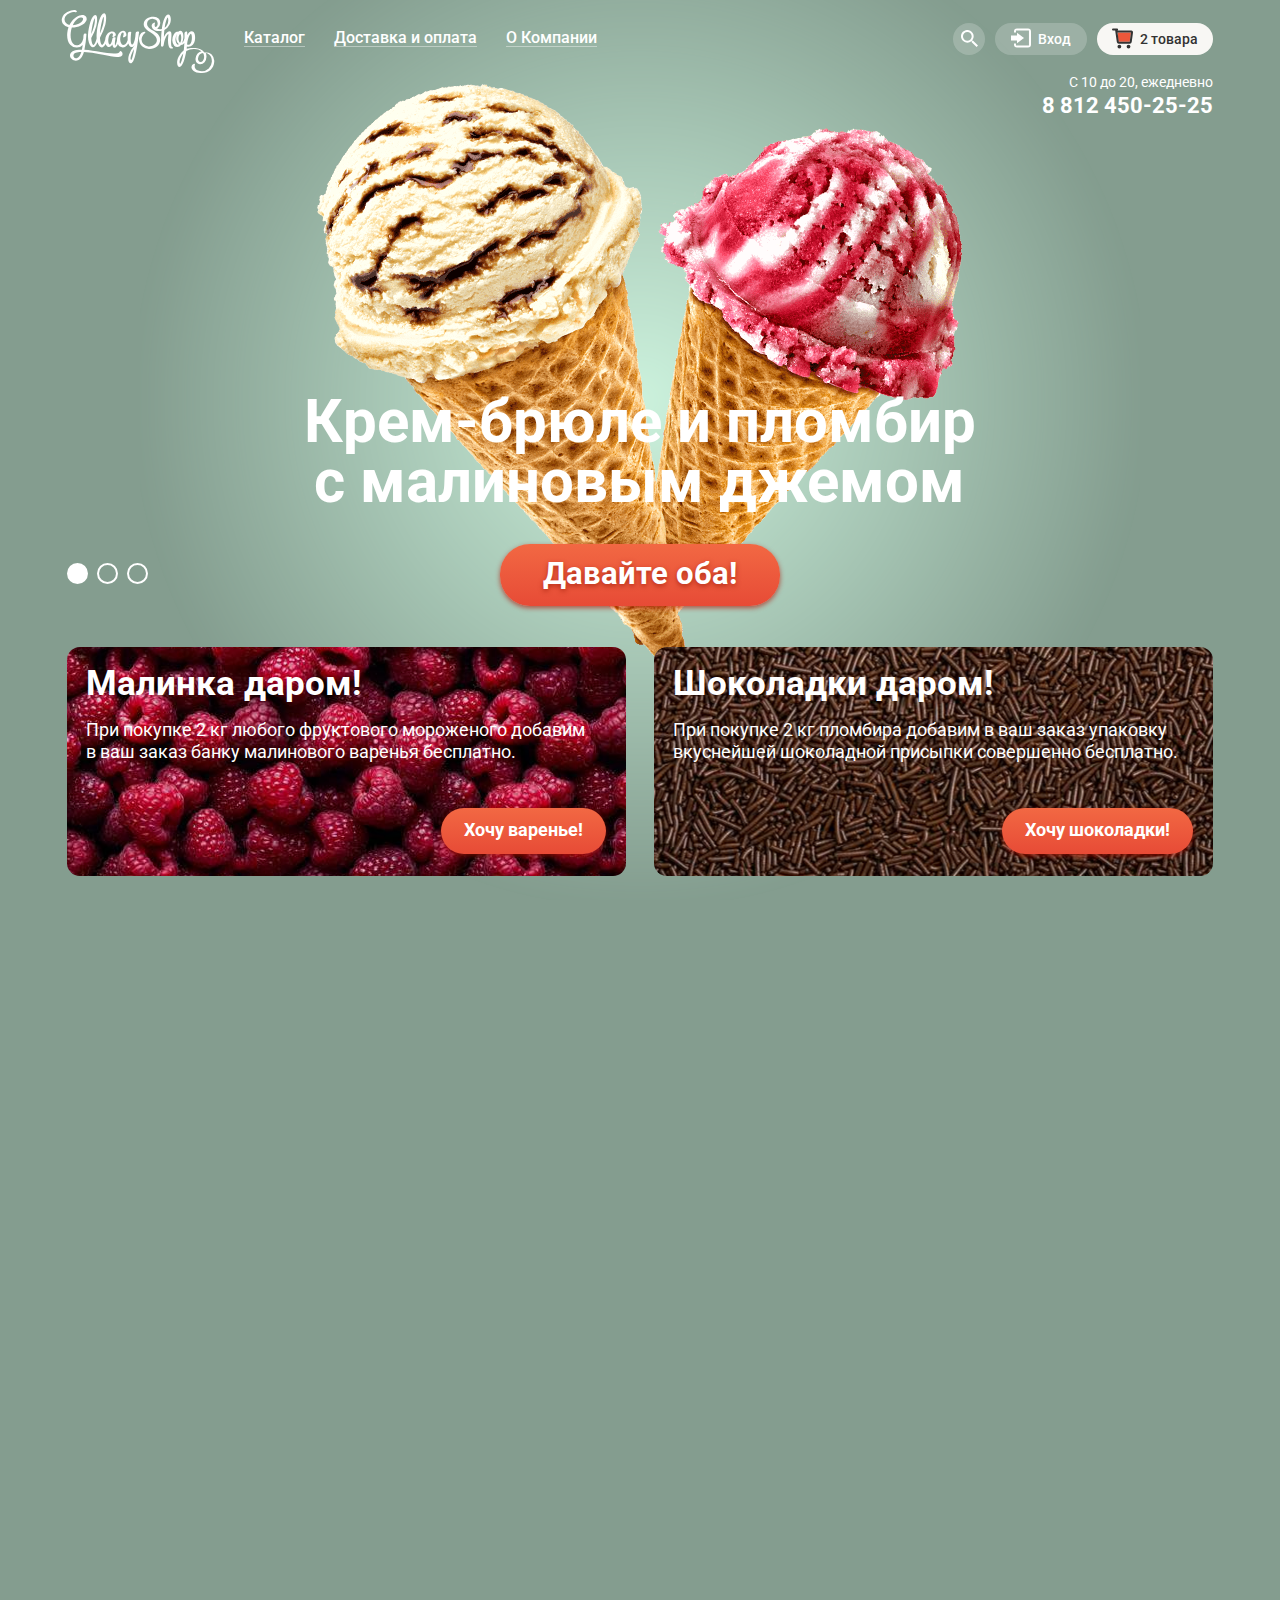
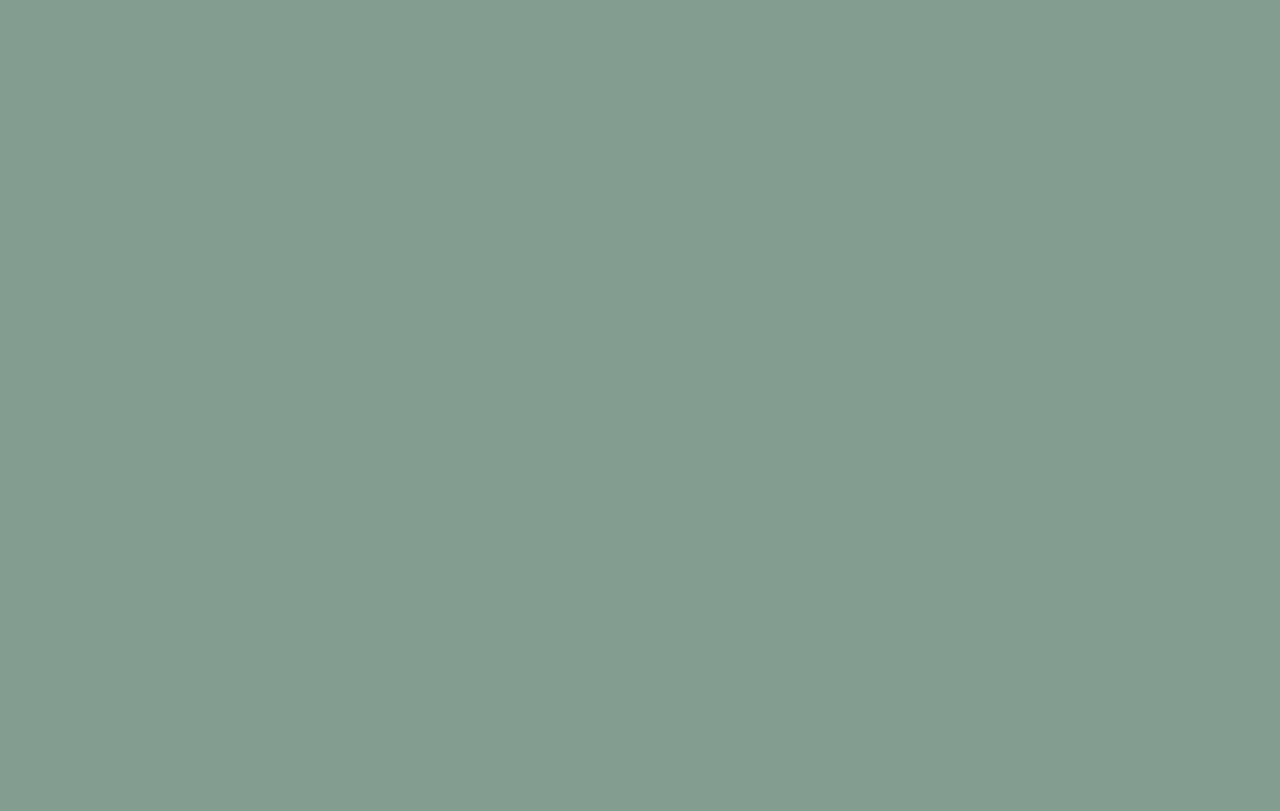
<file: index.html>
<!DOCTYPE html>
<html lang="ru">

<head>
	<meta charset="UTF-8">
	<title>Gllacy</title>
	<link href="https://fonts.googleapis.com/css?family=Roboto:300,400,500,700,900&amp;subset=cyrillic" rel="stylesheet" type="text/css">
	<link rel="stylesheet" href="css/style.min.css">
</head>

<body class="body-index">
	<input type="radio" class="index-slider-control index-toggle-1" name="index-slider-control" id="toggle-1" checked>
	<input type="radio" class="index-slider-control index-toggle-2" name="index-slider-control" id="toggle-2">
	<input type="radio" class="index-slider-control index-toggle-3" name="index-slider-control" id="toggle-3">

	<div class="toggle-page">

		<header class="main-header">

			<nav class="main-nav flex">
				<a href="index.html" class="index-href">
					<svg class="navigation-logo-svg" width="154" height="63">
						<use xlink:href="#navigation-logo" xmlns:xlink="http://www.w3.org/1999/xlink"></use>
					</svg>
				</a>
				<ul class="main-menu">
					<li class="main-menu-href">
						<a href="catalog.html">Каталог</a>
						<ul class="sub-menu">
							<li class="catalog-novelties">Новинки</li>
							<li class="sub-menu-href"><a href="catalog.html">Сливочное</a></li>
							<li class="sub-menu-href"><a href="#">Щербеты</a></li>
							<li class="sub-menu-href"><a href="#">Фруктовый лёд</a></li>
							<li class="sub-menu-href"><a href="#">Мелорин</a></li>
						</ul>
					</li>
					<li class="main-menu-href"><a href="#">Доставка и оплата</a></li>
					<li class="main-menu-href"><a href="#">О Компании</a></li>
				</ul>
				<div class="user-block flex">

					<div class="action-block search-action">
						<svg class="search-icon-svg" width="17" height="17">
							<use xlink:href="#search-icon" xmlns:xlink="http://www.w3.org/1999/xlink"></use>
						</svg>
						<div class="action-wrapper">
							<form action="https://echo.htmlacademy.ru" method="get" class="search-form">
								<div class="label-box search-label-box">
									<input type="search" class="search-input" id="search-input" name="search-input" placeholder="Что ищем?" required>
									<label for="search-input">Что ищем?</label>
								</div>
							</form>
						</div>
					</div>

					<div class="action-block enter-action">
						<svg class="enter-icon-svg" width="20" height="20">
							<use xlink:href="#enter-icon" xmlns:xlink="http://www.w3.org/1999/xlink"></use>
						</svg>
						<span class="user-enter">Вход</span>
						<div class="action-wrapper">
							<form action="https://echo.htmlacademy.ru" method="post" class="enter-form">
								<div class="label-box enter-label-box">
									<input type="email" name="user-email" id="user-email" placeholder="Электронная почта" required>
									<label for="user-email">Электронная почта</label>
								</div>
								<div class="label-box enter-label-box">
									<input type="password" name="user-password" id="user-password" placeholder="Пароль" required>
									<label for="user-password">Пароль</label>
								</div>
								<button class="btn  btn-XS">Войти</button>
								<div class="registration-links">
									<a href="#">Забыли пароль?</a>
									<a href="#">Новая регистрация</a>
								</div>
							</form>
						</div>
					</div>

					<div class="action-block cart-action cart-action-full">
						<svg class="basket-icon-svg" width="21" height="21">
							<use xlink:href="#basket-icon" xmlns:xlink="http://www.w3.org/1999/xlink"></use>
						</svg>
						<span class="product-amount">2 товара</span>
						<div class="action-wrapper">
							<div class="cart-block clearfix">

								<table class="cart-table">
									<tr class="cart-product">
										<td class="td-product-del">
											<a href="#" class="cart-del-link" title="Удалить">
												&#10005;
											</a>
										</td>
										<td class="td-product-img">
											<img class="cart-product-img" src="img/product-01.png" width="33" height="33" alt="01">
										</td>
										<td class="td-product-link">
											<a class="cart-product-link" href="#">
												Пломбир с апельсиновым джемом
											</a>
										</td>
										<td class="td-product-price">
											<span class="cart-product-weight">1,5 кг</span>
											<span class="cart-product-price">х 200 руб.</span></td>
										<td class="td-product-cost">
											300 руб.
										</td>
									</tr>
									<tr class="cart-product">
										<td class="td-product-del">
											<a class="cart-del-link" href="#" title="Удалить">
												&#10005;
											</a>
										</td>
										<td class="td-product-img">
											<img class="cart-product-img" src="img/product-03.png" width="33" height="33" alt="01">
										</td>
										<td class="td-product-link">
											<a class="cart-product-link" href="#">
												Клубничный пломбир с присыпкой из белого шоколада
											</a>
										</td>
										<td class="td-product-price">
											<span class="cart-product-weight">1,5 кг</span>
											<span class="cart-product-price">х 300 руб.</span>
										</td>
										<td class="td-product-cost">
											450 руб.
										</td>
									</tr>
								</table>

								<p class="cart-total">Итого: <span class="total-cost">750 руб.</span></p>
								<a href="#" class="btn btn-XS">Оформить заказ</a>

							</div>
						</div>
					</div>

				</div>
			</nav>

			<div class="schedule">
				<p class="schedule-time">С 10 до 20, ежедневно</p>
				<p class="schedule-phone">8 812 450-25-25</p>
			</div>
		</header>

		<main class="main-index">

			<div class="index-slider-wrapper">
				<div class="index-slider flex">
					<div class="index-slider-page">
						<h2>Крем-брюле и пломбир с малиновым джемом</h2>
						<a href="#" class="btn btn-XL">Давайте оба!</a>
					</div>
					<div class="index-slider-page">
						<h2>Шоколадный пломбир и лимонный сорбет</h2>
						<a href="#" class="btn btn-XL">Давайте оба!</a>
					</div>
					<div class="index-slider-page">
						<h2>Пломбир с помадкой <br> и клубничный щербет</h2>
						<a href="#" class="btn btn-XL">Давайте оба!</a>
					</div>
				</div>
			</div>

			<div class="slider-controls">
				<label for="toggle-1" class="lable-toogle-1"></label>
				<label for="toggle-2" class="lable-toogle-2"></label>
				<label for="toggle-3" class="lable-toogle-3"></label>
			</div>

			<div class="special-offers flex">
				<div class="special-offer special-offer-1">
					<h2>Малинка даром!</h2>
					<p>При покупке 2 кг любого фруктового мороженого добавим в&nbsp;ваш заказ банку малинового варенья бесплатно.</p>
					<a href="#" class="btn btn-L">Хочу варенье!</a>
				</div>
				<div class="special-offer special-offer-2">
					<h2>Шоколадки даром!</h2>
					<p>При покупке 2 кг пломбира добавим в&nbsp;ваш заказ упаковку вкуснейшей шоколадной присыпки совершенно бесплатно.</p>
					<a href="#" class="btn btn-L">Хочу шоколадки!</a>
				</div>
			</div>

			<div class="catalog flex">
				<div class="catalog-item item-01">
					<img src="img/product-01.png" alt="01">
					<div class="catalog-item-info">
						<div class="price-block">
							<span class="item-price">310</span>
							<span class="item-currency">&#8381;</span><span class="weight-unit">/кг</span>
						</div>
						<span class="catalog-item-discription">Сливочное с апельсиновым джемом и цитрусовой стружкой</span>
					</div>
					<div class="catalog-item-overlay">
						<a href="#" class="btn btn-XS">Быстрый просмотр</a>
					</div>
				</div>

				<div class="catalog-item item-02">
					<img src="img/product-02.png" alt="02">
					<div class="catalog-item-info">
						<div class="price-block">
							<span class="item-price">380</span>
							<span class="item-currency">&#8381;</span><span class="weight-unit">/кг</span>
						</div>
						<span class="catalog-item-discription">Сливочно-кофейное с кусочками шоколада</span>
					</div>
					<div class="catalog-item-overlay">
						<a href="#" class="btn btn-XS">Быстрый просмотр</a>
					</div>
				</div>

				<div class="catalog-item item-03">
					<img src="img/product-03.png" alt="03">
					<div class="catalog-item-info">
						<div class="price-block">
							<span class="item-price">355</span>
							<span class="item-currency">&#8381;</span><span class="weight-unit">/кг</span>
						</div>
						<span class="catalog-item-discription">Сливочно-клубничное с присыпкой из белого шоколада</span>
					</div>
					<div class="catalog-item-overlay">
						<a href="#" class="btn btn-XS">Быстрый просмотр</a>
					</div>
				</div>

				<div class="catalog-item item-04">
					<img src="img/product-04.png" alt="04">
					<div class="catalog-item-info">
						<div class="price-block">
							<span class="item-price">415</span>
							<span class="item-currency">&#8381;</span><span class="weight-unit">/кг</span>
						</div>
						<span class="catalog-item-discription">Сливочное крем-брюле с карамельной подливкой</span>
					</div>
					<div class="catalog-item-overlay">
						<a href="#" class="btn btn-XS">Быстрый просмотр</a>
					</div>
				</div>
			</div>

			<div class="shop-info clearfix">
				<h2 class="shop-info-tittle">Магазин Глейси — это онлайн и офлайн магазин по продаже мороженого собственного производства на развес</h2>
				<div class="left-info-block">
					<p>
						<svg class="ice-cream-info-svg" width="47" height="47">
							<use xlink:href="#ice-cream-info" xmlns:xlink="http://www.w3.org/1999/xlink"></use>
						</svg> Все наше мороженое изготавливается на собственном производстве, с использованием современного оборудования и проверенных временем технологий.
					</p>
					<p>
						<svg class="ice-cream-ingredients-svg" width="47" height="47">
							<use xlink:href="#ice-cream-ingredients" xmlns:xlink="http://www.w3.org/1999/xlink"></use>
						</svg> Для приготовления мороженого используются настоящие сливки и молоко высочайшего качества. Все дополнительные ингредиенты и добавки произведены из натурального, экологически чистого сырья.
					</p>
				</div>
				<div class="right-info-block">
					<p>
						<svg class="our-patners-svg" width="47" height="47">
							<use xlink:href="#our-patners" xmlns:xlink="http://www.w3.org/1999/xlink"></use>
						</svg> Закупка ингредиентов производится только у проверенных фермерских хозяйств и компаний, с которыми нас связывает долговременное сотрудничество.
					</p>
					<p>
						<svg class="our-delivery-svg" width="47" height="47">
							<use xlink:href="#our-delivery" xmlns:xlink="http://www.w3.org/1999/xlink"></use>
						</svg> Доставка нашего мороженого до заказчиков осуществляется в специальном термопаке, которая не дает мороженому растаять в пути и позволяет ему сохранить свой превосходный вкус.
					</p>
				</div>
			</div>

			<div class="news-and-subscription flex">
				<div class="blog-news">
					<h4 class="blog-news-tittle">Новое в нашем блоге</h4>
					<a class="blog-news-href" href="#">
            10&ensp;способов сервировки<br>фруктовых щербетов<br> к&nbsp;столу
          </a>
				</div>
				<div class="our-subscription">
					<p>
						Подпишитесь на нашу сладкую рассылку и будете всегда в курсе всего самого вкусного, что у нас происходит. Обещаем не спамить и не слать всякой ненужной ерунды. Честно =)
					</p>
					<form class="subscribe-form flex" action="https://echo.htmlacademy.ru" method="post">
						<div class="label-box subscribe-label-box">
							<input type="email" class="subscribe-input" id="subscribe-input" name="subscribe-input" placeholder="Электронная почта" required>
							<label for="subscribe-input">Электронная почта</label>
						</div>
						<button class="btn  btn-M">Отправить</button>
					</form>
				</div>
			</div>
		</main>

		<div class="map" id="map">
			<div class="container">
				<div class="map-contacts">
					<p class="map-text">
						Адрес главного офиса и офлайн&nbsp;магазина:
					</p>
					<p class="map-adress">
						ул. Большая Конюшенная 19/8, Санкт-Петербург
					</p>
					<p class="map-text">
						Для заказов по телефону:
					</p>
					<p class="map-phone">8 812 450-25-25</p>
					<p class="map-text">
						(с 10 до 20 ежедневно)
					</p>
					<a href="contact-form.html" class="btn btn-M feedback-btn">Форма обратной связи</a>
				</div>
			</div>

		</div>

		<footer class="main-footer flex">
			<div class="footer-socials">
				<a href="#">
					<svg class="twit-svg" width="31" height="31">
						<use xlink:href="#twit" xmlns:xlink="http://www.w3.org/1999/xlink"></use>
					</svg>
				</a>
				<a href="#">
					<svg class="Inst-svg" width="31" height="31">
						<use xlink:href="#Inst" xmlns:xlink="http://www.w3.org/1999/xlink"></use>
					</svg>
				</a>
				<a href="#">
					<svg class="FB-svg" width="31" height="31">
						<use xlink:href="#FB" xmlns:xlink="http://www.w3.org/1999/xlink"></use>
					</svg>
				</a>
				<a href="#">
					<svg class="VK-svg" width="31" height="31">
						<use xlink:href="#VK" xmlns:xlink="http://www.w3.org/1999/xlink"></use>
					</svg>
				</a>
			</div>
			<div class="for-partners">
				<ul>
					<li>
						<span class="herat-symbol">&#10084;</span><a href="#" class="for-providers">Для поставщиков</a>
					</li>
					<li><a href="#">О производстве</a></li>
				</ul>
				<ul>
					<li><a href="#">Наши документы</a></li>
					<li><a href="#">Экологические стандарты</a></li>
				</ul>
			</div>
			<div class="footer-copyright">
				<a href="#" class="academy-logo-href">
					<svg class="HTML_Academy-logo-svg" width="108" height="38">
						<use xlink:href="#HTML_Academy-logo" xmlns:xlink="http://www.w3.org/1999/xlink"></use>
					</svg>
				</a><br>
				<span>Сделано в</span>
				<a href="#" class="academy-href">HTML Academy</a>
				<span>© 2016</span>
			</div>
		</footer>

	</div>

	<div class="popup-overlay"></div>
	<form action="https://echo.htmlacademy.ru" method="post" class="contact-form hidden-form">
		<p>Мы обязательно вам ответим!</p>
		<div class="label-box contact-label-box">
			<input type="text" name="contact-name" id="contact-name" placeholder="Как вас зовут?" required>
			<label for="contact-name">Как вас зовут?</label>
		</div>
		<div class="label-box contact-label-box">
			<input type="email" name="contact-email" id="contact-email" placeholder="Ваша почта для ответа" required>
			<label for="user-email">Ваша почта для ответа</label>
		</div>
		<div class="label-box contact-textarea-label-box">
			<textarea name="contact-text" id="contact-text" rows="7" placeholder="Напишите что-нибудь..." required></textarea>
			<label for="contact-text">Напишите что-нибудь...</label>
		</div>
		<div class="clearfix">
			<button class="btn  btn-M">Отправить</button>
		</div>
		<div class="close-btn">&#10005;</div>
	</form>

	<!-- HEADER SVG -->
	<svg display="none" xmlns="http://www.w3.org/2000/svg">
		<symbol id="navigation-logo" viewBox="0 0 153.094 63.25" >
			<path class="svg-white" d="M172.252 54.327c-1.742-1.855-4.228-2.08-7-2.08h-.236a13.545 13.545 0 0 0-8.977-4.4c-3.5-.227-6.363-.225-8.835.831.083-.669.152-1.546.209-2.224a4.274 4.274 0 0 0 1.635.211c3.068 0 6.287-2.584 6.567-8.248.133-3.125-.38-5.411-1.485-6.563a2.663 2.663 0 0 0-1.943-.867c-1.647 0-3.189 1.443-4.394 4.056 0-.286-.007-.539-.011-.77-.008-.478-.015-.872-.015-1.313 0-1.105-.053-1.731-1.137-1.731a1.533 1.533 0 0 0-1.081.48 2.559 2.559 0 0 0-.606 1.939c.027 1.384.032 2.785.016 4.281-.5 2.245-1.405 4.011-2.339 4.7a17.468 17.468 0 0 0 1.113-4.254c.416-3.022-.042-5.638-1.227-7a2.1 2.1 0 0 0-1.986-.818 3.606 3.606 0 0 0-2.11 1.259.941.941 0 0 0-1.251-.341c-2.581 1.022-4.222 4.027-4.39 8.038a8.055 8.055 0 0 0 1.886 5.987 4.312 4.312 0 0 0 3.153 1.4 4.586 4.586 0 0 0 3.656-2.164 4.579 4.579 0 0 0 3.352-2.005c-.119 2.493-.31 4.939-.567 7.3a17.977 17.977 0 0 0-5.191 6.54c-1.982 3.934-1.764 7.546-.722 9.239a2.032 2.032 0 0 0 1.677 1.114c3.089 0 5.571-8.574 6.777-16.015a14.878 14.878 0 0 1 8.433-1.97 11.58 11.58 0 0 1 6.81 2.184 8.432 8.432 0 0 0-5.887 7.093 5.578 5.578 0 0 0 1.123 4.43 4.186 4.186 0 0 0 3.51 1.395 6.062 6.062 0 0 0 4.354-2.008 8.591 8.591 0 0 0 1.849-6.372 9.2 9.2 0 0 0-.605-2.767c3.908.64 6.258 3.985 6.055 8.758a10.014 10.014 0 0 1-9.894 9.407c-3 0-5.2-.734-6.357-2.12a4.525 4.525 0 0 1-.873-3.772c.029-.144.058-.269.083-.378a1.043 1.043 0 0 0-.052-.951.643.643 0 0 0-.531-.237 1.715 1.715 0 0 0-.386.055 3.443 3.443 0 0 0-2.479 3.194c0 2.937 3.13 6.1 10 6.1 7.138 0 12.435-4.329 12.885-11.1a9.516 9.516 0 0 0-2.576-7.523zm-34.958-20.538a12.444 12.444 0 0 0-.58 5.411 6.581 6.581 0 0 0 2.586 4.921 1.513 1.513 0 0 1-2.041-.337 6.59 6.59 0 0 1-1.286-4.741 10.554 10.554 0 0 1 1.321-5.254zm4.381 4.738a9.743 9.743 0 0 1-1.008 4.131c-1.171-.72-1.665-2.5-1.726-3.915-.126-2.524.94-4.694 1.789-4.938a.338.338 0 0 1 .2.126c.47.498.902 2.148.745 4.597zm7.328 6.1a2.2 2.2 0 0 1-1.394-.39l.064-1.027c1.053-6.795 3.108-9.673 3.748-9.673a.317.317 0 0 1 .244.132c.457.486.869 2.161.657 5.4-.248 3.484-1.49 5.562-3.322 5.562zm-8.339 19.088a.425.425 0 0 1-.28-.233c-.485-.785-.561-3.245 1.219-6.806a15.363 15.363 0 0 1 2.142-3.214c-1.038 6.638-2.497 9.973-3.081 10.257zm22.624-2.779a2.756 2.756 0 0 1-2.037.916h-.106a2.408 2.408 0 0 1-1.9-.837 3.858 3.858 0 0 1-.583-3.126 5.928 5.928 0 0 1 4.95-5 7.025 7.025 0 0 1 1.012 3.342 6.338 6.338 0 0 1-1.336 4.709zm-30.7-14.2c-.706-.257-1.436-1.93-.9-8.443.288-3.707.407-5.851-.485-6.815a1.625 1.625 0 0 0-1.243-.51c-2.142 0-4.206 2.607-5.643 5.732a62.808 62.808 0 0 1 .461-6.927 10.828 10.828 0 0 0 5.118-5.162c1.819-3.574 1.584-7.381.411-9.294a2.047 2.047 0 0 0-1.662-1.146c-2.716 0-5.229 5.687-6.433 14.523a8.745 8.745 0 0 1-3.616.077 5.491 5.491 0 0 1-.89-.235 6.814 6.814 0 0 0 2.914-5.475 5.952 5.952 0 0 0-1.413-4.5 7.23 7.23 0 0 0-5.263-2.1c-.119 0-.24-.006-.362-.006-4.45 0-9.151 2.4-9.528 6.991-.385 4.034 3.193 6.385 6.652 8.658l.7.457c3.306 2.219 6.235 4.527 5.763 8.348-.383 3.134-4.334 5.658-8.542 5.332a7.315 7.315 0 0 1-5.2-2.563 6.725 6.725 0 0 1-1.432-5.144c.266-1.976 1.128-3.487 3.093-5.41a1.247 1.247 0 0 0 .507-1.26.773.773 0 0 0-.986-.382 8.416 8.416 0 0 0-3.021 1.227 7.593 7.593 0 0 0-2.288 5.183c-.237 4.214 1.929 9.557 8.814 10.745a12.461 12.461 0 0 0 2.091.179c5.606 0 10.063-3.777 10.369-8.787.271-4.7-3.352-7.339-6.772-9.45l-.375-.226c-3.318-2.01-6.453-3.908-5.965-7.635.385-2.849 3.109-4.125 5.637-4.125.179 0 .358.006.539.018 2.8.18 4.368 1.782 4.409 4.513A4.36 4.36 0 0 1 117 26.2a1.483 1.483 0 0 1-.984.5.982.982 0 0 1-.833-.659 3.935 3.935 0 0 1-.064-2.181l.082-.25a1.078 1.078 0 0 0 .039-1.033.641.641 0 0 0-.54-.254 1.819 1.819 0 0 0-.389.053 3.031 3.031 0 0 0-2.288 2.588c-.086 2.378 1.342 5.12 5.606 5.689a14.436 14.436 0 0 0 4.374-.04 97.66 97.66 0 0 0-.521 7.891c-.034 1.627-.061 2.582-.081 3.3-.03 1.081-.046 1.618-.046 3.075 0 1.246.184 1.689 1.221 1.689.57 0 1.548-.478 1.6-2.208 1.03-6.823 3.849-10.595 4.576-10.633a6.662 6.662 0 0 1-.06 2.078c-.1.949-.22 2.13-.25 3.55-.125 5.843 1.006 8.811 3.452 9.075 1.211.149 1.436-.4 1.482-.624a.981.981 0 0 0-.787-1.065zM125.1 27.422c.975-6.274 2.444-9.839 2.989-10.085a.777.777 0 0 1 .292.408 8.868 8.868 0 0 1-.816 6.674 8.174 8.174 0 0 1-2.465 3.003zm-25.743 4.341l-.149-.192a.974.974 0 0 0-.823-.288c-.871 0-2.3.416-2.428 1.512-.121.765-.25 2.065-.342 3.452-.653 5.234-2.2 8.13-3.025 8.13a.924.924 0 0 1-.733-.341c-1.068-1.212-1.183-5.218-.341-11.9l.017-.272-.149-.173a.967.967 0 0 0-.776-.255c-.882 0-2.33.42-2.46 1.553a39.062 39.062 0 0 0-.189 6.827c-.593 1.9-1.922 4.984-4.317 4.984a2.366 2.366 0 0 1-1.7-.787 7.231 7.231 0 0 1-1.485-5.139c.162-3.7 1.283-6.605 2.554-6.605a.718.718 0 0 1 .66.286c.4.57.227 1.958-.154 3.028l-.085.226a1.107 1.107 0 0 0-.088 1.071.753.753 0 0 0 .9.215c.746-.14 2.269-.94 2.4-1.938a5.186 5.186 0 0 0-1.028-3.689 2.911 2.911 0 0 0-2.227-.921c-3.25 0-5.89 3.8-6.142 8.84-.011.323-.008.636 0 .941-.887 3.468-1.614 4.679-1.9 4.939-.238-.4-.552-2.321.433-7.49l.02-.277-.149-.173a1.1 1.1 0 0 0-.865-.277 2.166 2.166 0 0 0-2.286 1.416 7.615 7.615 0 0 0-.1.873l-.024.315c-.553 3.1-1.664 4.722-2.477 4.722a.7.7 0 0 1-.441-.28c-.668-.755-1.243-2.725-.93-5.267.409-3.416 1.8-5.711 3.449-5.711a1.205 1.205 0 0 1 1.007.332 2.289 2.289 0 0 1-.076 1.838l-.05.135a1.291 1.291 0 0 0-.116 1.23.818.818 0 0 0 .9.233c.751-.14 2.27-1.026 2.4-2.031a3.173 3.173 0 0 0-.82-2.4 3.752 3.752 0 0 0-2.86-1.062c-2.827 0-6.365 2.139-7.02 8.2-1.059 3.519-2.406 5.159-2.982 5.159-.762 0-1.956-2.252-2.252-7.255a51.587 51.587 0 0 0 5.367-12.886c.824-3.547 1.377-9.306.025-11.009a1.359 1.359 0 0 0-1.09-.559c-3.947 0-7.127 12.153-7.669 20.868a27.226 27.226 0 0 0 .058 4.037c-.884 4.186-2.549 6.852-3.315 6.852-.716 0-1.839-2.135-2.122-6.88a49.189 49.189 0 0 0 5.112-12.273c.786-3.384 1.31-8.88.018-10.508a1.319 1.319 0 0 0-1.057-.541c-3.774 0-6.811 11.589-7.328 19.9-.348 6.009 1.305 10.022 2.826 11.634a2.949 2.949 0 0 0 2.084 1.07c1.842 0 3.5-2.5 4.574-5.107.962 3.124 2.6 5.128 4.281 5.128 1.282 0 2.661-1.237 3.876-3.44.728 2.059 2.158 3.127 3.394 3.127.054 0 .109 0 .17-.007 1.179-.1 2.307-1.015 3.258-2.606.384 2.142 1.215 3.415 2.3 3.415 1.318 0 2.429-1.845 3.229-3.771A5.525 5.525 0 0 0 83 47.329c2.064 0 4.039-1.473 5.54-4.09.923 3.044 2.593 3.538 3.579 3.538s1.945-.712 2.814-2.049l-.029.277a29.308 29.308 0 0 0-5.631 9.629c-1.05 2.935-1.024 6.062.063 7.605a1.932 1.932 0 0 0 1.6.911c1.851 0 4.649-2.534 7.579-24.439.46-3.182.8-6.653.8-6.653zm-47.986 1.988c.36-6.165 2.415-14.455 3.449-15.846.291.879.341 4.073-.64 7.848a55.091 55.091 0 0 1-2.809 7.998zm8.741-.488c.359-6.57 2.574-15.468 3.662-16.826.321.863.4 4.251-.656 8.3a58.077 58.077 0 0 1-3.006 8.526zM94.38 48.854c-1.115 7.679-2.342 10.906-2.905 11.133a.517.517 0 0 1-.311-.25c-.466-.67-.614-2.328.368-4.973a35.705 35.705 0 0 1 2.848-5.91zm-13.049 2.2a1.142 1.142 0 0 0-.671-.317.758.758 0 0 0-.66.563 4.948 4.948 0 0 1-.244.473C79.158 52.85 77.222 53.4 74 53.4a88.1 88.1 0 0 1-13.181-1.5c-5.3-.9-11.342-1.861-16.306-2.207A105.26 105.26 0 0 0 46.538 34c0-.594-.9-.727-1.22-.727-.4 0-1.707.165-1.785 2.288l-.133 2.553c-.466 2.514-1.867 6.761-6.016 6.964-.093 0-.185.007-.277.007a5.248 5.248 0 0 1-4.081-1.842c-1.966-2.223-2.794-6.368-2.215-11.088a25.25 25.25 0 0 1 1.078-4.794c6.623-.152 12.936-3.159 14.472-6.93a4.171 4.171 0 0 0-.195-3.949c-.9-1.34-2.717-1.936-4.95-1.636-4.624.6-9.214 4.479-11.788 9.939-2.911-.823-5.416-3.3-4.78-6.645.918-4.905 7.433-6.508 9.575-6.508a1.886 1.886 0 0 1 .627.07 2.667 2.667 0 0 0 .929.17 1.052 1.052 0 0 0 1.163-.659c.163-.721-.817-1.187-1.195-1.366a2.921 2.921 0 0 0-1.152-.172c-2.919 0-11.343 2.038-12.655 8.6a6.678 6.678 0 0 0 .917 5.222 9.339 9.339 0 0 0 5.666 3.549 23.98 23.98 0 0 0-1.224 5.5c-.54 4.97.538 9.365 2.956 12.06a8.379 8.379 0 0 0 6.408 2.821h.3a8.438 8.438 0 0 0 5.819-2.627 47.565 47.565 0 0 1-.822 4.789q-.544-.009-1.06-.009c-5.931 0-9.245 1.227-10.428 3.857a4.408 4.408 0 0 0 .28 4.364 6.276 6.276 0 0 0 5.219 2.765 5.971 5.971 0 0 0 .968-.079c3.221-.576 5.467-3.345 7.048-8.7a111.338 111.338 0 0 1 16.325 2.306c.975.2 1.958.412 2.939.621 5.341 1.137 10.386 2.21 14.055 2.21 2.11 0 3.572-.365 4.466-1.112a2.6 2.6 0 0 0 1.028-2.184 3.434 3.434 0 0 0-1.469-2.572zm-44.088 6.835a3.36 3.36 0 0 1-1.092.189 2.614 2.614 0 0 1-2.33-1.3 2.947 2.947 0 0 1 .231-3.01c.541-.877 2.266-1.914 7.353-2-1.041 3.447-2.442 5.503-4.162 6.121zm3.331-40.609a4.8 4.8 0 0 1 .836-.08 1.728 1.728 0 0 1 1.5.617 2.407 2.407 0 0 1-.12 2.21c-1.309 2.744-6.05 4.726-10 5.039 1.948-4.166 5.017-7.258 7.784-7.786z" transform="translate(-21.75 -9.688)"/>
		</symbol>
		
		<symbol id="search-icon" viewBox="0 0 16.687 16.688" >
			<path class="svg-currentColor" d="M931.155 40.747h-.755l-.264-.261a6.212 6.212 0 1 0-.675.675l.263.262v.755l4.773 4.76 1.423-1.422zm-5.731 0a4.291 4.291 0 1 1 4.3-4.291 4.294 4.294 0 0 1-4.3 4.291z" transform="translate(-919.219 -30.25)"/>
		</symbol>
		
		<symbol id="enter-icon" viewBox="0 0 20.063 19" >
			<path class="svg-currentColor" d="M973 32.968v-.96a3 3 0 0 1 3-3h11.059a3 3 0 0 1 3 3v12.978a3 3 0 0 1-3 3H976a3 3 0 0 1-3-3V44h2v2h13V31h-13v1.968h-2zm-3 8.046h6.029v2.743l7.027-5.3-7.027-5.3V35.9H970v5.114z" transform="translate(-970 -29)"/>
		</symbol>
		
		<symbol id="basket-icon" viewBox="0 0 20.63 19.719" >
			<path data-name="Корзина заполнена" class="basket-fullness" d="M5.42 3.947h13.2l-1.196 9.113-11.026-.111z"/>
			
			<path class="basket-outline" d="M1092.58 33.46l-1.21 8.912a2.025 2.025 0 0 1-1.88 1.635h-10.88a2.025 2.025 0 0 1-1.88-1.635l-1.47-10.287a3.738 3.738 0 0 1-.13-1.055H1073a1 1 0 0 1 0-2h4a.992.992 0 0 1 .1 1.98h13.97c1.1 0 1.77 1.131 1.51 2.45zm-13.85 8.518l-1.31-9h13.2l-.03.2-1.18 8.788a.033.033 0 0 0-.01.014h-10.67zm.52 3.009a1.874 1.874 0 1 1-1.88 1.874 1.874 1.874 0 0 1 1.88-1.874zm9 0a1.874 1.874 0 1 1-1.88 1.874 1.874 1.874 0 0 1 1.88-1.874z" transform="translate(-1072 -29.031)"/>
		</symbol>
		
		<!-- INDEX SVG -->
		<symbol id="ice-cream-info" viewBox="0 0 47.375 47.38" >
			<path class="svg-currentColor" d="M77.454 1381.45a8.575 8.575 0 0 0-14.639 6.06v14.68a.808.808 0 0 0 .809.81h15.533a.808.808 0 0 0 .809-.81v-14.68a8.512 8.512 0 0 0-2.512-6.06zm.894 19.93H64.433v-10.89c.045.05.092.1.143.16a2.619 2.619 0 0 0 4.309 0 1.185 1.185 0 0 1 .946-.6 1 1 0 0 1 .309.43 10.746 10.746 0 0 1 .488 1.22 9.606 9.606 0 0 0 .7 1.65 1.753 1.753 0 0 0 3.237 0 9.614 9.614 0 0 0 .7-1.65 10.67 10.67 0 0 1 .488-1.22 1 1 0 0 1 .309-.43 1.186 1.186 0 0 1 .946.6 3.205 3.205 0 0 0 1.346 1v9.73zm-9.007 8.58a2.049 2.049 0 1 0 4.1 0v-6.16h-4.1v6.16zm2.159-38.16a23.7 23.7 0 1 1-23.7 23.7 23.7 23.7 0 0 1 23.7-23.7zm0 45.4a21.7 21.7 0 1 1 21.7-21.7 21.722 21.722 0 0 1-21.7 21.7z" transform="translate(-47.813 -1371.81)"/>
		</symbol>
		
		<symbol id="ice-cream-ingredients" viewBox="0 0 47.375 47.38" >
			<path class="svg-currentColor" d="M71.437 1499.62s-22.24-10.18 0-32.75c22.24 22.57 0 32.75 0 32.75zm7.516-17.18l-6.536 4.16-.021 3.68 6.894-4.41a13.37 13.37 0 0 0-.337-3.43zm-15.39 3.19l6.833 4.48v-3.62l-6.453-4.15a13.622 13.622 0 0 0-.38 3.29zm6.833-1.52v-3.63L66 1477.1a21.756 21.756 0 0 0-1.464 3.24zm0-6.09v-7.04a39.184 39.184 0 0 0-3.356 4.42zm2 .28l3.629-2.6a39.493 39.493 0 0 0-3.629-4.82v7.42zm.021 2.3l-.021 3.68 5.981-3.85a21.714 21.714 0 0 0-1.337-3.01zm6.443 7.9l-6.443 4.1-.021 4.16a15.3 15.3 0 0 0 6.463-8.26zm-8.463 8.2v-4.21l-6.417-4.13c1.105 4.14 4.32 6.93 6.42 8.34zm1.1-36.9a23.7 23.7 0 1 1-23.7 23.7 23.7 23.7 0 0 1 23.703-23.7zm0 45.4a21.7 21.7 0 1 1 21.7-21.7 21.722 21.722 0 0 1-21.697 21.7z" transform="translate(-47.813 -1459.81)"/>
		</symbol>
		
		<symbol id="our-patners" viewBox="0 0 47.406 47.38" >
			<path class="svg-currentColor" d="M652.578 1395a2.42 2.42 0 0 1-2.127 1.04 9.366 9.366 0 0 1-3.256-.84 17.086 17.086 0 0 1-1.576 8.35 5.2 5.2 0 0 1 .517 3.08c-.488 3.38-4.283 5.23-8.524 5.23s-8.018-1.85-8.48-5.23a5.164 5.164 0 0 1 .33-2.62 17.331 17.331 0 0 1-1.786-8.73 8.929 8.929 0 0 1-3.065.76 2.42 2.42 0 0 1-2.127-1.04 2.326 2.326 0 0 1-.162-2.22c.812-1.91 3.593-2.74 4.75-3.01l.1-.02c-1.4-2.9-.723-7.6-.2-9.19l3.057.25c.056 1 .766 2.88 3.436 5.01l1.585 1.09a12.914 12.914 0 0 1 2.4-.23 12.732 12.732 0 0 1 2.289.21l1.692-1.16c2.67-2.13 3.379-4.01 3.435-5.01l3.058-.26c.528 1.6 1.207 6.35-.224 9.24l.294.07c1.157.27 3.937 1.1 4.75 3.01a2.326 2.326 0 0 1-.166 2.22zm-25.069-3.28s-2.859.66-3.362 1.85 3.155-.14 3.835-.7a2.317 2.317 0 0 1-.473-1.15zm3.3.07c-1.752 2.75-1.578 7 .467 11.37l.367.78-.318.8a3.209 3.209 0 0 0-.208 1.62c.329 2.41 3.6 3.5 6.5 3.5s6.2-1.1 6.545-3.52a3.177 3.177 0 0 0-.33-1.9l-.416-.84.378-.86c1.878-4.25 1.97-8.37.244-11.02-1.3-1.99-3.575-3.04-6.587-3.04-3.051 0-5.351 1.07-6.645 3.11zm20.093 1.78c-.5-1.19-3.361-1.85-3.361-1.85a2.328 2.328 0 0 1-.474 1.15c.678.56 4.333 1.88 3.833.7zm-18.57-6.1s-3.595-2.48-3.735-5.02c-.4 2.18-.584 5.62.7 6.99a21 21 0 0 1 3.032-1.97zm10.232-.1s3.595-2.47 3.736-5.01c.4 2.17.584 5.61-.705 6.98a22.893 22.893 0 0 0-3.034-1.97zm-5.378-15.57a23.7 23.7 0 1 1-23.7 23.7 23.7 23.7 0 0 1 23.697-23.7zm0 45.4a21.7 21.7 0 1 1 21.7-21.7 21.722 21.722 0 0 1-21.703 21.7z" transform="translate(-613.469 -1371.81)"/>
		</symbol>
		
		<symbol id="our-delivery" viewBox="0 0 47.406 47.38" >
			<path class="svg-currentColor" d="M637.023 1498.33a6.814 6.814 0 0 1-6.823-6.77 8.038 8.038 0 0 1 1.822-4.6v-14.84a5 5 0 0 1 10 0v14.91a7.629 7.629 0 0 1 1.778 4.53 6.775 6.775 0 0 1-6.777 6.77zm0-2a4.8 4.8 0 0 1-4.8-4.77 5.237 5.237 0 0 1 1.845-3.78v-15.66a3 3 0 0 1 6 0v15.72a5.092 5.092 0 0 1 1.754 3.72 4.8 4.8 0 0 1-4.799 4.77zm2.706-4.91a2.774 2.774 0 1 1-3.675-2.61v-16.84a.949.949 0 0 1 1.9 0v16.87a2.765 2.765 0 0 1 1.775 2.58zM645 1475h4a1 1 0 0 1 0 2h-4a1 1 0 0 1 0-2zm0-4h4a1 1 0 0 1 0 2h-4a1 1 0 0 1 0-2zm0 8h4a1 1 0 0 1 0 2h-4a1 1 0 0 1 0-2zm0 4h4a1 1 0 0 1 0 2h-4a1 1 0 0 1 0-2zm-7.817-23.2a23.7 23.7 0 1 1-23.7 23.7 23.7 23.7 0 0 1 23.7-23.7zm0 45.4a21.7 21.7 0 1 1 21.7-21.7 21.722 21.722 0 0 1-21.7 21.7z" transform="translate(-613.469 -1459.81)"/>
		</symbol>
		
		<!-- FOOTER SVG -->
		<symbol id="twit" viewBox="0 0 31.375 31.4" >
			<path class="svg-currentColor" d="M46.427 2352.17a15.69 15.69 0 1 1-15.692 15.69 15.688 15.688 0 0 1 15.692-15.69zm9.138 10.81a7.331 7.331 0 0 1-2.092.57 3.663 3.663 0 0 0 1.6-2.02 7.4 7.4 0 0 1-2.313.89 3.645 3.645 0 0 0-6.207 3.32 10.316 10.316 0 0 1-7.507-3.81 3.655 3.655 0 0 0 1.127 4.87 3.68 3.68 0 0 1-1.65-.46v.05a3.651 3.651 0 0 0 2.922 3.57 3.789 3.789 0 0 1-.96.13 3.861 3.861 0 0 1-.685-.07 3.643 3.643 0 0 0 3.4 2.53 7.29 7.29 0 0 1-4.524 1.56 8.291 8.291 0 0 1-.869-.05 10.354 10.354 0 0 0 15.946-8.73c0-.16 0-.31-.011-.47a7.33 7.33 0 0 0 1.823-1.88z" transform="translate(-30.75 -2352.16)"/>
		</symbol>
		
		<symbol id="Inst" viewBox="0 0 31.376 31.41" >
			<path class="svg-currentColor" d="M95.865 2352.23a15.69 15.69 0 1 1-15.692 15.69 15.688 15.688 0 0 1 15.692-15.69zm6.271 23.61a1.745 1.745 0 0 0 1.745-1.75v-12.31a1.743 1.743 0 0 0-1.745-1.74H89.809a1.743 1.743 0 0 0-1.745 1.74v12.31a1.745 1.745 0 0 0 1.745 1.75h12.328zm-1.375-9.1a4.921 4.921 0 1 1-9.529 0h-1.38v6.78a.609.609 0 0 0 .611.61h11.065a.609.609 0 0 0 .612-.61v-6.78h-1.38zM96 2365.13a2.848 2.848 0 1 1 0 5.68 2.84 2.84 0 0 1 0-5.68zm3.7-3.31h1.865a.608.608 0 0 1 .611.61v1.86a.608.608 0 0 1-.611.61H99.7a.609.609 0 0 1-.611-.61v-1.86a.609.609 0 0 1 .611-.61z" transform="translate(-80.188 -2352.22)"/>
		</symbol>
		
		<symbol id="FB" viewBox="0 0 31.375 31.41" >
			<path class="svg-currentColor" d="M144.865 2352.23a15.69 15.69 0 1 1-15.692 15.69 15.687 15.687 0 0 1 15.692-15.69zm.773 24.99v-9.29h2.743l.285-3.09h-3.028v-1.86c0-.89.085-1.26 1.367-1.26h1.764v-3.42h-2.792c-3.294 0-4.082 1.54-4.082 4.34v2.2h-1.889v3.09h1.894v9.29h3.738z" transform="translate(-129.188 -2352.22)"/>
		</symbol>
		
		<symbol id="VK" viewBox="0 0 31.375 31.41" >
			<path class="svg-currentColor" d="M193.865 2352.23a15.69 15.69 0 1 1-15.692 15.69 15.687 15.687 0 0 1 15.692-15.69zm5.967 18.25a3.1 3.1 0 0 0-.757-2.2 3.7 3.7 0 0 0-2.016-1.09v-.07a2.881 2.881 0 0 0 1.371-1.14 3.211 3.211 0 0 0 .5-1.77 3.133 3.133 0 0 0-.362-1.52 2.6 2.6 0 0 0-1.091-1.05 4.522 4.522 0 0 0-1.446-.48 17.993 17.993 0 0 0-2.269-.11h-4.8v13.59h5.438a8.909 8.909 0 0 0 2.332-.25 4.783 4.783 0 0 0 1.686-.86 3.684 3.684 0 0 0 1.032-1.27 3.909 3.909 0 0 0 .383-1.78zm-4.372-5.59a1.517 1.517 0 0 0-.169-.67 1 1 0 0 0-.527-.5 2.111 2.111 0 0 0-.8-.17c-.308 0-.766-.01-1.374-.01h-.237v2.88h.43c.583 0 .994-.01 1.228-.02a2.044 2.044 0 0 0 .727-.19 1.129 1.129 0 0 0 .563-.53 1.9 1.9 0 0 0 .157-.79zm.856 5.53a1.673 1.673 0 0 0-.255-.99 1.533 1.533 0 0 0-.767-.54 2.658 2.658 0 0 0-.853-.13c-.362-.01-.849-.01-1.456-.01h-.63v3.4h.184c.888 0 1.5-.01 1.842-.02a2.867 2.867 0 0 0 1.041-.24 1.381 1.381 0 0 0 .68-.59 1.813 1.813 0 0 0 .214-.88z" transform="translate(-178.188 -2352.22)"/>
		</symbol>
		
		<symbol id="HTML_Academy-logo" viewBox="0 0 107.622 36.69" >
			<path class="svg-white" d="M1029.6 2359.28a1.983 1.983 0 0 0 .55-.1v1.33a3.162 3.162 0 0 1-1.17.21 1.663 1.663 0 0 1-1.66-.97 4.791 4.791 0 0 1-3.13 1.07 2.6 2.6 0 0 1-2.9-2.54c0-2.13 1.97-2.78 3.7-2.78a10.909 10.909 0 0 1 2.16.24v-.29c0-1.04-.76-1.77-2.18-1.77a7.336 7.336 0 0 0-2.99.64v-1.69a10.041 10.041 0 0 1 3.18-.55c2.35 0 3.84 1.12 3.84 3.63v2.97a.533.533 0 0 0 .6.6m-6.41-1.12a1.348 1.348 0 0 0 1.55 1.23 3.373 3.373 0 0 0 2.41-.99v-1.4a9.984 9.984 0 0 0-1.8-.21c-1.05 0-2.16.33-2.16 1.37m12.3-6.08a4.919 4.919 0 0 1 2.56.64v1.69a4.059 4.059 0 0 0-2.3-.69 2.737 2.737 0 1 0-.03 5.46 5 5 0 0 0 2.42-.64v1.71a6.285 6.285 0 0 1-2.75.57 4.192 4.192 0 0 1-4.48-4.3 4.3 4.3 0 0 1 4.58-4.44m12.12 7.2a1.983 1.983 0 0 0 .55-.1v1.33a3.162 3.162 0 0 1-1.17.21 1.663 1.663 0 0 1-1.66-.97 4.791 4.791 0 0 1-3.13 1.07 2.6 2.6 0 0 1-2.9-2.54c0-2.13 1.97-2.78 3.69-2.78a11.01 11.01 0 0 1 2.17.24v-.29c0-1.04-.77-1.77-2.18-1.77a7.336 7.336 0 0 0-2.99.64v-1.69a9.985 9.985 0 0 1 3.18-.55c2.35 0 3.83 1.12 3.83 3.63v2.97a.54.54 0 0 0 .61.6m-6.41-1.12a1.348 1.348 0 0 0 1.55 1.23 3.39 3.39 0 0 0 2.41-.99v-1.4a10.093 10.093 0 0 0-1.8-.21c-1.06 0-2.16.33-2.16 1.37m16.67-9.66v12.1h-1.65v-1.32a3.876 3.876 0 0 1-3.18 1.54 4.378 4.378 0 0 1 0-8.74 3.861 3.861 0 0 1 2.99 1.29v-4.87h1.84zm-4.51 5.2a2.756 2.756 0 0 0 0 5.5 2.89 2.89 0 0 0 2.65-1.75v-2.02a2.905 2.905 0 0 0-2.65-1.73m10.51-1.62c3.3 0 4.44 2.66 3.91 5.06h-6.24c.21 1.49 1.66 2.11 3.18 2.11a6.036 6.036 0 0 0 2.63-.59v1.59a7.192 7.192 0 0 1-2.98.57c-2.54 0-4.7-1.45-4.7-4.37a4.153 4.153 0 0 1 4.2-4.37m.09 1.53a2.269 2.269 0 0 0-2.44 2.15h4.6a1.964 1.964 0 0 0-2.16-2.15m5.7 6.99v-8.3h1.64v1.04a3.806 3.806 0 0 1 2.77-1.26 2.813 2.813 0 0 1 2.59 1.33 4.106 4.106 0 0 1 2.9-1.33 3.042 3.042 0 0 1 3.15 3.33v5.19h-1.85v-5.14a1.577 1.577 0 0 0-1.64-1.74 2.774 2.774 0 0 0-2.06 1.12 5.459 5.459 0 0 1 .04.57v5.19h-1.85v-5.14a1.577 1.577 0 0 0-1.64-1.74 2.919 2.919 0 0 0-2.2 1.28v5.6h-1.85zm21.21-8.3h1.93l-3.89 9.42c-.89 2.16-2.07 2.89-3.33 2.89a5.088 5.088 0 0 1-1.09-.14v-1.58a2.787 2.787 0 0 0 .85.13c.9 0 1.57-.64 2.05-1.94l.18-.41-3.94-8.37h1.97l2.8 6.26zm-67.14-18.33v4.72a3.8 3.8 0 0 1 2.68-1.14 3.231 3.231 0 0 1 3.42 3.39v5.13h-1.85v-4.89a1.8 1.8 0 0 0-1.93-1.99 2.927 2.927 0 0 0-2.32 1.39v5.49h-1.85v-12.1h1.85zm11.17.85v2.96h3.01v1.62h-3.01v3.8c0 1.09.5 1.45 1.57 1.45a4.608 4.608 0 0 0 1.68-.32v1.59a6.9 6.9 0 0 1-2.23.36 2.539 2.539 0 0 1-2.85-2.73v-4.15h-1.49v-1.62h1.49v-2.51zm5.37 11.25v-8.29h1.64v1.03a3.806 3.806 0 0 1 2.77-1.26 2.833 2.833 0 0 1 2.59 1.33 4.15 4.15 0 0 1 2.91-1.33 3.048 3.048 0 0 1 3.14 3.34v5.18h-1.85v-5.13a1.585 1.585 0 0 0-1.64-1.75 2.783 2.783 0 0 0-2.06 1.13 5.459 5.459 0 0 1 .04.57v5.18h-1.85v-5.13a1.585 1.585 0 0 0-1.64-1.75 2.948 2.948 0 0 0-2.2 1.28v5.6h-1.85zm15.76 0h1.84v-12.1h-1.84v12.1zm-56.207-13.52l-.152-.02-14.484 1.52v26.55l14.484 8.61 14.489-8.61v-26.55zm12.437 26.97l-12.589 7.49-12.589-7.49v-10.88l12.535 7.46.021 1.35-8.6-5.12-.013 1.32 8.634 5.18.021 1.39-8.631-5.13-.012 1.31 8.633 5.19 8.719-5.22v-1.31h-.01v-4.29l3.88-2.32v11.07zm-.01-12.48l-3.44 2.03-1.59.94-7.586-4.51-.013 1.31 6.479 3.86-.06.03-.13.08-.93.54-5.346-3.18-.013 1.31 4.219 2.52-.99.66-.03.02-3.186-1.88-.013 1.31 2.089 1.23-2.128 1.28-12.473-7.41 12.491-7.51zm.01-1.32l-12.657-7.46-12.518 7.45v-9.95l12.589-1.32 12.589 1.32v9.96z" transform="translate(-985.188 -2332.53)"/>
		</symbol>
	</svg>

	<script src="https://api-maps.yandex.ru/2.1/?lang=ru_RU&load=Map,Placemark,geoObject.addon.hint,control.ZoomControl,control.FullscreenControl,control.GeolocationControl,control.TrafficControl" type="text/javascript"></script>
	<script src="js/main.min.js"></script>
</body>
</html>
</file>
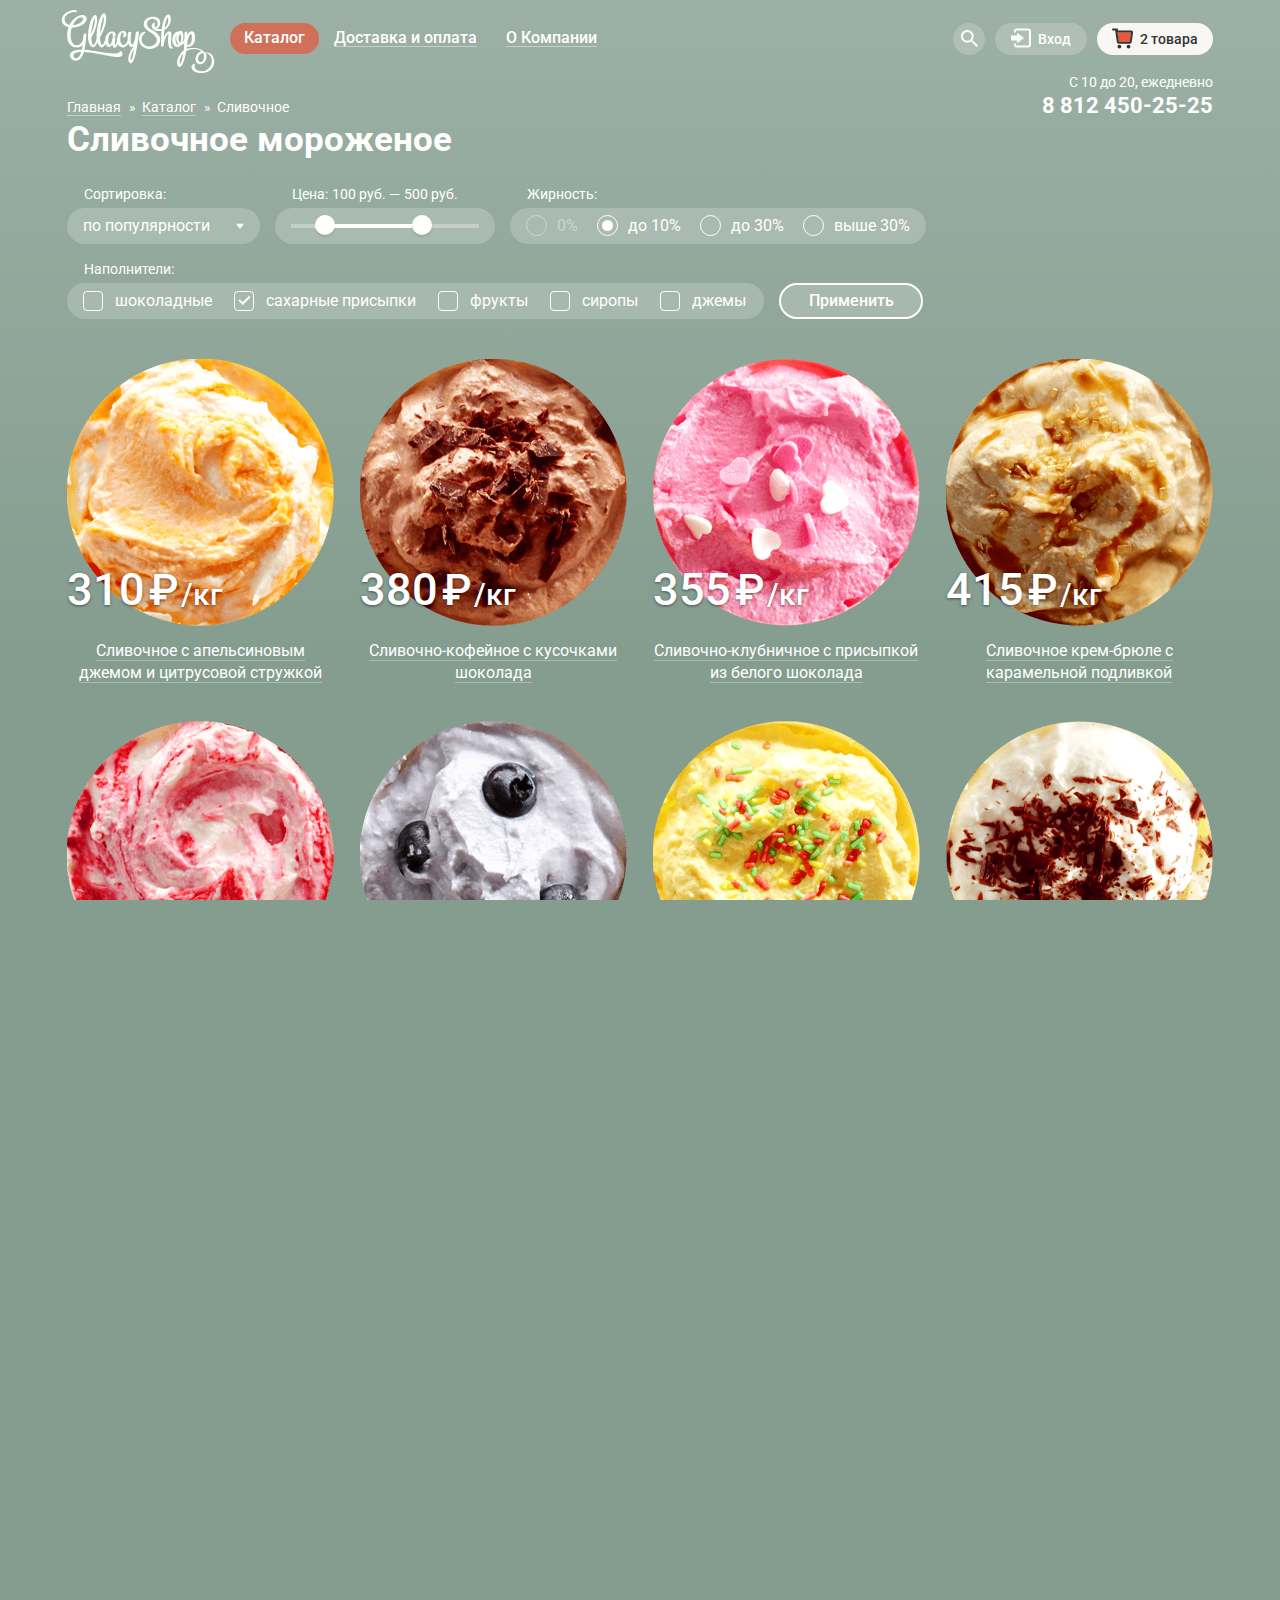
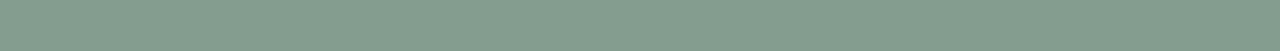
<file: catalog.html>
<!DOCTYPE html>
<html lang="ru">

<head>
	<meta charset="UTF-8">
	<title>Gllacy</title>
	<link href="https://fonts.googleapis.com/css?family=Roboto:300,400,500,700,900&amp;subset=cyrillic" rel="stylesheet" type="text/css">
	<link rel="stylesheet" href="css/style.min.css">
</head>

<body class="body-catalog">

	<header class="main-header">

		<nav class="main-nav flex">
			<a href="index.html" class="index-href">
				<svg class="navigation-logo-svg" width="154" height="63">
						<use xlink:href="#navigation-logo" xmlns:xlink="http://www.w3.org/1999/xlink"></use>
					</svg>
			</a>
			<ul class="main-menu">
				<li class="main-menu-href href-active">
					<a href="catalog.html">Каталог</a>
					<ul class="sub-menu">
						<li class="catalog-novelties">Новинки</li>
						<li class="sub-menu-current"><a href="catalog.html">Сливочное</a></li>
						<li><a href="#">Щербеты</a></li>
						<li><a href="#">Фруктовый лёд</a></li>
						<li><a href="#">Мелорин</a></li>
					</ul>
				</li>
				<li class="main-menu-href"><a href="#">Доставка и оплата</a></li>
				<li class="main-menu-href"><a href="#">О Компании</a></li>
			</ul>
			<div class="user-block flex">

				<div class="action-block search-action">
					<svg class="search-icon-svg" width="17" height="17">
							<use xlink:href="#search-icon" xmlns:xlink="http://www.w3.org/1999/xlink"></use>
						</svg>
					<div class="action-wrapper">
						<form action="https://echo.htmlacademy.ru" method="get" class="search-form">
							<div class="label-box search-label-box">
								<input type="search" class="search-input" id="search-input" name="search-input" placeholder="Что ищем?" required>
								<label for="search-input">Что ищем?</label>
							</div>
						</form>
					</div>
				</div>

				<div class="action-block enter-action">
					<svg class="enter-icon-svg" width="20" height="20">
							<use xlink:href="#enter-icon" xmlns:xlink="http://www.w3.org/1999/xlink"></use>
						</svg>
					<span class="user-enter">Вход</span>
					<div class="action-wrapper">
						<form action="https://echo.htmlacademy.ru" method="post" class="enter-form">
							<div class="label-box enter-label-box">
								<input type="email" name="user-email" id="user-email" placeholder="Электронная почта" required>
								<label for="user-email">Электронная почта</label>
							</div>
							<div class="label-box enter-label-box">
								<input type="password" name="user-password" id="user-password" placeholder="Пароль" required>
								<label for="user-password">Пароль</label>
							</div>
							<button class="btn  btn-XS">Войти</button>
							<div class="registration-links">
								<a href="#">Забыли пароль?</a>
								<a href="#">Новая регистрация</a>
							</div>
						</form>
					</div>
				</div>

				<div class="action-block cart-action cart-action-full">
					<svg class="basket-icon-svg" width="21" height="21">
							<use xlink:href="#basket-icon" xmlns:xlink="http://www.w3.org/1999/xlink"></use>
						</svg>
					<span class="product-amount">2 товара</span>
					<div class="action-wrapper">
						<div class="cart-block clearfix">

							<table class="cart-table">
								<tr class="cart-product">
									<td class="td-product-del">
										<a href="#" class="cart-del-link" title="Удалить">
												&#10005;
											</a>
									</td>
									<td class="td-product-img">
										<img class="cart-product-img" src="img/product-01.png" width="33" height="33" alt="01">
									</td>
									<td class="td-product-link">
										<a class="cart-product-link" href="#">
												Пломбир с апельсиновым джемом
											</a>
									</td>
									<td class="td-product-price">
										<span class="cart-product-weight">1,5 кг</span>
										<span class="cart-product-price">х 200 руб.</span></td>
									<td class="td-product-cost">
										300 руб.
									</td>
								</tr>
								<tr class="cart-product">
									<td class="td-product-del">
										<a class="cart-del-link" href="#" title="Удалить">
												&#10005;
											</a>
									</td>
									<td class="td-product-img">
										<img class="cart-product-img" src="img/product-03.png" width="33" height="33" alt="01">
									</td>
									<td class="td-product-link">
										<a class="cart-product-link" href="#">
												Клубничный пломбир с присыпкой из белого шоколада
											</a>
									</td>
									<td class="td-product-price">
										<span class="cart-product-weight">1,5 кг</span>
										<span class="cart-product-price">х 300 руб.</span>
									</td>
									<td class="td-product-cost">
										450 руб.
									</td>
								</tr>
							</table>

							<p class="cart-total">Итого: <span class="total-cost">750 руб.</span></p>
							<a href="#" class="btn btn-XS">Оформить заказ</a>

						</div>
					</div>
				</div>

			</div>
		</nav>

		<div class="breadcrumbs-container flex">
			<div class="breadcrumbs">
				<a href="index.html">Главная</a>
				<a href="catalog.html">Каталог</a>
				<span>Сливочное</span>
			</div>

			<div class="schedule">
				<p class="schedule-time">С 10 до 20, ежедневно</p>
				<p class="schedule-phone">8 812 450-25-25</p>
			</div>
		</div>

	</header>

	<main class="main-inner">
		<h1 class="page-title">Сливочное мороженое</h1>

		<form action="https://echo.htmlacademy.ru" method="get" class="catalog-form flex">

			<fieldset class="catalog-filter filter-sorting">
				<legend>Сортировка:</legend>
				<div class="select-wrapper">
					<select class="select" name="sorting" id="sorting">
            <option value="popular">по популярности</option>
            <option value="low-price">сначала недорогие</option>
            <option value="high-price">сначала дорогие</option>
           <option value="fat">по жирности</option>
          </select>
					<span class="select-appearance"></span>
				</div>
			</fieldset>
			
			<fieldset class="catalog-filter filter-price">
				<legend>
					Цена: 
					<input type="text" id = "filter-price-min" name="price-min" pattern="^(?:\d|[1-9]\d|[1-8]\d\d|900)$" value="100"> руб. — 
					<input type="text" id = "filter-price-max" name="price-max" pattern="^(?:\d|[1-9]\d|[1-6]\d\d|700)$" value="500"> руб.
				</legend>
				<div class="filter-wrapper">
					<div class="filter-range" id="filter-range">
						<div class="filter-scale">
							<div class="filter-bar"></div>
							<div class="filter-toggle filter-min-toggle"></div>
							<div class="filter-toggle filter-max-toggle"></div>
						</div>
					</div>
				</div>
			</fieldset>
			
			<fieldset class="catalog-filter filter-radio">
				<legend>Жирность:</legend>
				<div class="filter-wrapper">
					<input type="radio" name="fat" value="0%" id="fat-1" disabled>
					<label for="fat-1">0%</label>
					<input type="radio" name="fat" value="less 10%" id="fat-2" checked>
					<label for="fat-2">до 10%</label>
					<input type="radio" name="fat" value="less 30%" id="fat-3">
					<label for="fat-3">до 30%</label>
					<input type="radio" name="fat" value="more 30%" id="fat-4">
					<label for="fat-4">выше 30%</label>
				</div>
			</fieldset>
			
			<fieldset class="catalog-filter filter-checkbox">
				<legend>Наполнители:</legend>
				<div class="filter-wrapper flex">
					<input type="checkbox" name="filling" value="chocolate" id="filling-1">
					<label for="filling-1">шоколадные</label>
					<input type="checkbox" name="filling" value="sugar" checked id="filling-2">
					<label for="filling-2">сахарные присыпки</label>
					<input type="checkbox" name="filling" value="fruit" id="filling-3">
					<label for="filling-3">фрукты</label>
					<input type="checkbox" name="filling" value="syrup" id="filling-4">
					<label for="filling-4">сиропы</label>
					<input type="checkbox" name="filling" value="jam" id="filling-5">
					<label for="filling-5">джемы</label>
				</div>
			</fieldset>
			
			<button class="catalog-form-btn" type="submit">Применить</button>
		</form>

		<div class="catalog flex">
			<div class="catalog-item item-01">
				<img src="img/product-01.png" alt="01">
				<div class="catalog-item-info">
					<div class="price-block">
						<span class="item-price">310</span>
						<span class="item-currency">&#8381;</span><span class="weight-unit">/кг</span>
					</div>
					<span class="catalog-item-discription">Сливочное с апельсиновым джемом и цитрусовой стружкой</span>
				</div>
				<div class="catalog-item-overlay">
					<a href="#" class="btn btn-XS">Быстрый просмотр</a>
				</div>
			</div>

			<div class="catalog-item item-02">
				<img src="img/product-02.png" alt="02">
				<div class="catalog-item-info">
					<div class="price-block">
						<span class="item-price">380</span>
						<span class="item-currency">&#8381;</span><span class="weight-unit">/кг</span>
					</div>
					<span class="catalog-item-discription">Сливочно-кофейное с кусочками шоколада</span>
				</div>
				<div class="catalog-item-overlay">
					<a href="#" class="btn btn-XS">Быстрый просмотр</a>
				</div>
			</div>

			<div class="catalog-item item-03">
				<img src="img/product-03.png" alt="03">
				<div class="catalog-item-info">
					<div class="price-block">
						<span class="item-price">355</span>
						<span class="item-currency">&#8381;</span><span class="weight-unit">/кг</span>
					</div>
					<span class="catalog-item-discription">Сливочно-клубничное с присыпкой из белого шоколада</span>
				</div>
				<div class="catalog-item-overlay">
					<a href="#" class="btn btn-XS">Быстрый просмотр</a>
				</div>
			</div>

			<div class="catalog-item item-04">
				<img src="img/product-04.png" alt="04">
				<div class="catalog-item-info">
					<div class="price-block">
						<span class="item-price">415</span>
						<span class="item-currency">&#8381;</span><span class="weight-unit">/кг</span>
					</div>
					<span class="catalog-item-discription">Сливочное крем-брюле с карамельной подливкой</span>
				</div>
				<div class="catalog-item-overlay">
					<a href="#" class="btn btn-XS">Быстрый просмотр</a>
				</div>
			</div>

			<div class="catalog-item item-05">
				<img src="img/product-05.png" alt="05">
				<div class="catalog-item-info">
					<div class="price-block">
						<span class="item-price">325</span>
						<span class="item-currency">&#8381;</span><span class="weight-unit">/кг</span>
					</div>
					<span class="catalog-item-discription">Сливочное с брусничным джемом</span>
				</div>
				<div class="catalog-item-overlay">
					<a href="#" class="btn btn-XS">Быстрый просмотр</a>
				</div>
			</div>

			<div class="catalog-item item-06">
				<img src="img/product-06.png" alt="06">
				<div class="catalog-item-info">
					<div class="price-block">
						<span class="item-price">410</span>
						<span class="item-currency">&#8381;</span><span class="weight-unit">/кг</span>
					</div>
					<span class="catalog-item-discription">Сливочно-черничное с цельными ягодами черники</span>
				</div>
				<div class="catalog-item-overlay">
					<a href="#" class="btn btn-XS">Быстрый просмотр</a>
				</div>
			</div>

			<div class="catalog-item item-07">
				<img src="img/product-07.png" alt="07">
				<div class="catalog-item-info">
					<div class="price-block">
						<span class="item-price">375</span>
						<span class="item-currency">&#8381;</span><span class="weight-unit">/кг</span>
					</div>
					<span class="catalog-item-discription">Сливочно-лимонное с карамельной присыпкой</span>
				</div>
				<div class="catalog-item-overlay">
					<a href="#" class="btn btn-XS">Быстрый просмотр</a>
				</div>
			</div>

			<div class="catalog-item item-08">
				<img src="img/product-08.png" alt="08">
				<div class="catalog-item-info">
					<div class="price-block">
						<span class="item-price">320</span>
						<span class="item-currency">&#8381;</span><span class="weight-unit">/кг</span>
					</div>
					<span class="catalog-item-discription">Сливочное с шоколадной стружкой</span>
				</div>
				<div class="catalog-item-overlay">
					<a href="#" class="btn btn-XS">Быстрый просмотр</a>
				</div>
			</div>

			<div class="catalog-item item-09">
				<img src="img/product-09.png" alt="09">
				<div class="catalog-item-info">
					<div class="price-block">
						<span class="item-price">440</span>
						<span class="item-currency">&#8381;</span><span class="weight-unit">/кг</span>
					</div>
					<span class="catalog-item-discription">Сливочно-ванильное с кусочками шоколада</span>
				</div>
				<div class="catalog-item-overlay">
					<a href="#" class="btn btn-XS">Быстрый просмотр</a>
				</div>
			</div>

			<div class="catalog-item item-10">
				<img src="img/product-10.png" alt="10">
				<div class="catalog-item-info">
					<div class="price-block">
						<span class="item-price">435</span>
						<span class="item-currency">&#8381;</span><span class="weight-unit">/кг</span>
					</div>
					<span class="catalog-item-discription">Сливочноe с ментоловым сиропом</span>
				</div>
				<div class="catalog-item-overlay">
					<a href="#" class="btn btn-XS">Быстрый просмотр</a>
				</div>
			</div>

			<div class="catalog-item item-11">
				<img src="img/product-11.png" alt="11">
				<div class="catalog-item-info">
					<div class="price-block">
						<span class="item-price">355</span>
						<span class="item-currency">&#8381;</span><span class="weight-unit">/кг</span>
					</div>
					<span class="catalog-item-discription">Сливочное с кусочками черного шоколада</span>
				</div>
				<div class="catalog-item-overlay">
					<a href="#" class="btn btn-XS">Быстрый просмотр</a>
				</div>
			</div>

			<div class="catalog-item item-12">
				<img src="img/product-12.png" alt="12">
				<div class="catalog-item-info">
					<div class="price-block">
						<span class="item-price">420</span>
						<span class="item-currency">&#8381;</span><span class="weight-unit">/кг</span>
					</div>
					<span class="catalog-item-discription">Сливочное с мятным сиропом</span>
				</div>
				<div class="catalog-item-overlay">
					<a href="#" class="btn btn-XS">Быстрый просмотр</a>
				</div>
			</div>

		</div>
		
		<div class="paginator-wrapper clearfix">
			<div class="paginator">
				<span class="paginator-prev paginator-disabled">&#10094;</span>
				<span class="paginator-btn current-page">1</span>
				<a class="paginator-btn" href="#">2</a>
				<a class="paginator-btn" href="#">3</a>
				<a class="paginator-btn" href="#">4</a>
				<a class="paginator-btn" href="#">5</a>
				<a class="paginator-next" href="#">&#10095;</a>
			</div>
		</div>

	</main>

		<footer class="main-footer flex">
			<div class="footer-socials">
				<a href="#">
					<svg class="twit-svg" width="31" height="31">
						<use xlink:href="#twit" xmlns:xlink="http://www.w3.org/1999/xlink"></use>
					</svg>
				</a>
				<a href="#">
					<svg class="Inst-svg" width="31" height="31">
						<use xlink:href="#Inst" xmlns:xlink="http://www.w3.org/1999/xlink"></use>
					</svg>
				</a>
				<a href="#">
					<svg class="FB-svg" width="31" height="31">
						<use xlink:href="#FB" xmlns:xlink="http://www.w3.org/1999/xlink"></use>
					</svg>
				</a>
				<a href="#">
					<svg class="VK-svg" width="31" height="31">
						<use xlink:href="#VK" xmlns:xlink="http://www.w3.org/1999/xlink"></use>
					</svg>
				</a>
			</div>
			<div class="for-partners">
				<ul>
					<li>
						<span class="herat-symbol">&#10084;</span><a href="#" class="for-providers">Для поставщиков</a>
					</li>
					<li><a href="#">О производстве</a></li>
				</ul>
				<ul>
					<li><a href="#">Наши документы</a></li>
					<li><a href="#">Экологические стандарты</a></li>
				</ul>
			</div>
			<div class="footer-copyright">
				<a href="#" class="academy-logo-href">
					<svg class="HTML_Academy-logo-svg" width="108" height="38">
						<use xlink:href="#HTML_Academy-logo" xmlns:xlink="http://www.w3.org/1999/xlink"></use>
					</svg>
				</a><br>
				<span>Сделано в</span>
				<a href="#" class="academy-href">HTML Academy</a>
				<span>© 2016</span>
			</div>
		</footer>


		<!-- HEADER SVG -->
		<svg display="none" xmlns="http://www.w3.org/2000/svg">
		<symbol id="navigation-logo" viewBox="0 0 153.094 63.25" >
			<path class="svg-white" d="M172.252 54.327c-1.742-1.855-4.228-2.08-7-2.08h-.236a13.545 13.545 0 0 0-8.977-4.4c-3.5-.227-6.363-.225-8.835.831.083-.669.152-1.546.209-2.224a4.274 4.274 0 0 0 1.635.211c3.068 0 6.287-2.584 6.567-8.248.133-3.125-.38-5.411-1.485-6.563a2.663 2.663 0 0 0-1.943-.867c-1.647 0-3.189 1.443-4.394 4.056 0-.286-.007-.539-.011-.77-.008-.478-.015-.872-.015-1.313 0-1.105-.053-1.731-1.137-1.731a1.533 1.533 0 0 0-1.081.48 2.559 2.559 0 0 0-.606 1.939c.027 1.384.032 2.785.016 4.281-.5 2.245-1.405 4.011-2.339 4.7a17.468 17.468 0 0 0 1.113-4.254c.416-3.022-.042-5.638-1.227-7a2.1 2.1 0 0 0-1.986-.818 3.606 3.606 0 0 0-2.11 1.259.941.941 0 0 0-1.251-.341c-2.581 1.022-4.222 4.027-4.39 8.038a8.055 8.055 0 0 0 1.886 5.987 4.312 4.312 0 0 0 3.153 1.4 4.586 4.586 0 0 0 3.656-2.164 4.579 4.579 0 0 0 3.352-2.005c-.119 2.493-.31 4.939-.567 7.3a17.977 17.977 0 0 0-5.191 6.54c-1.982 3.934-1.764 7.546-.722 9.239a2.032 2.032 0 0 0 1.677 1.114c3.089 0 5.571-8.574 6.777-16.015a14.878 14.878 0 0 1 8.433-1.97 11.58 11.58 0 0 1 6.81 2.184 8.432 8.432 0 0 0-5.887 7.093 5.578 5.578 0 0 0 1.123 4.43 4.186 4.186 0 0 0 3.51 1.395 6.062 6.062 0 0 0 4.354-2.008 8.591 8.591 0 0 0 1.849-6.372 9.2 9.2 0 0 0-.605-2.767c3.908.64 6.258 3.985 6.055 8.758a10.014 10.014 0 0 1-9.894 9.407c-3 0-5.2-.734-6.357-2.12a4.525 4.525 0 0 1-.873-3.772c.029-.144.058-.269.083-.378a1.043 1.043 0 0 0-.052-.951.643.643 0 0 0-.531-.237 1.715 1.715 0 0 0-.386.055 3.443 3.443 0 0 0-2.479 3.194c0 2.937 3.13 6.1 10 6.1 7.138 0 12.435-4.329 12.885-11.1a9.516 9.516 0 0 0-2.576-7.523zm-34.958-20.538a12.444 12.444 0 0 0-.58 5.411 6.581 6.581 0 0 0 2.586 4.921 1.513 1.513 0 0 1-2.041-.337 6.59 6.59 0 0 1-1.286-4.741 10.554 10.554 0 0 1 1.321-5.254zm4.381 4.738a9.743 9.743 0 0 1-1.008 4.131c-1.171-.72-1.665-2.5-1.726-3.915-.126-2.524.94-4.694 1.789-4.938a.338.338 0 0 1 .2.126c.47.498.902 2.148.745 4.597zm7.328 6.1a2.2 2.2 0 0 1-1.394-.39l.064-1.027c1.053-6.795 3.108-9.673 3.748-9.673a.317.317 0 0 1 .244.132c.457.486.869 2.161.657 5.4-.248 3.484-1.49 5.562-3.322 5.562zm-8.339 19.088a.425.425 0 0 1-.28-.233c-.485-.785-.561-3.245 1.219-6.806a15.363 15.363 0 0 1 2.142-3.214c-1.038 6.638-2.497 9.973-3.081 10.257zm22.624-2.779a2.756 2.756 0 0 1-2.037.916h-.106a2.408 2.408 0 0 1-1.9-.837 3.858 3.858 0 0 1-.583-3.126 5.928 5.928 0 0 1 4.95-5 7.025 7.025 0 0 1 1.012 3.342 6.338 6.338 0 0 1-1.336 4.709zm-30.7-14.2c-.706-.257-1.436-1.93-.9-8.443.288-3.707.407-5.851-.485-6.815a1.625 1.625 0 0 0-1.243-.51c-2.142 0-4.206 2.607-5.643 5.732a62.808 62.808 0 0 1 .461-6.927 10.828 10.828 0 0 0 5.118-5.162c1.819-3.574 1.584-7.381.411-9.294a2.047 2.047 0 0 0-1.662-1.146c-2.716 0-5.229 5.687-6.433 14.523a8.745 8.745 0 0 1-3.616.077 5.491 5.491 0 0 1-.89-.235 6.814 6.814 0 0 0 2.914-5.475 5.952 5.952 0 0 0-1.413-4.5 7.23 7.23 0 0 0-5.263-2.1c-.119 0-.24-.006-.362-.006-4.45 0-9.151 2.4-9.528 6.991-.385 4.034 3.193 6.385 6.652 8.658l.7.457c3.306 2.219 6.235 4.527 5.763 8.348-.383 3.134-4.334 5.658-8.542 5.332a7.315 7.315 0 0 1-5.2-2.563 6.725 6.725 0 0 1-1.432-5.144c.266-1.976 1.128-3.487 3.093-5.41a1.247 1.247 0 0 0 .507-1.26.773.773 0 0 0-.986-.382 8.416 8.416 0 0 0-3.021 1.227 7.593 7.593 0 0 0-2.288 5.183c-.237 4.214 1.929 9.557 8.814 10.745a12.461 12.461 0 0 0 2.091.179c5.606 0 10.063-3.777 10.369-8.787.271-4.7-3.352-7.339-6.772-9.45l-.375-.226c-3.318-2.01-6.453-3.908-5.965-7.635.385-2.849 3.109-4.125 5.637-4.125.179 0 .358.006.539.018 2.8.18 4.368 1.782 4.409 4.513A4.36 4.36 0 0 1 117 26.2a1.483 1.483 0 0 1-.984.5.982.982 0 0 1-.833-.659 3.935 3.935 0 0 1-.064-2.181l.082-.25a1.078 1.078 0 0 0 .039-1.033.641.641 0 0 0-.54-.254 1.819 1.819 0 0 0-.389.053 3.031 3.031 0 0 0-2.288 2.588c-.086 2.378 1.342 5.12 5.606 5.689a14.436 14.436 0 0 0 4.374-.04 97.66 97.66 0 0 0-.521 7.891c-.034 1.627-.061 2.582-.081 3.3-.03 1.081-.046 1.618-.046 3.075 0 1.246.184 1.689 1.221 1.689.57 0 1.548-.478 1.6-2.208 1.03-6.823 3.849-10.595 4.576-10.633a6.662 6.662 0 0 1-.06 2.078c-.1.949-.22 2.13-.25 3.55-.125 5.843 1.006 8.811 3.452 9.075 1.211.149 1.436-.4 1.482-.624a.981.981 0 0 0-.787-1.065zM125.1 27.422c.975-6.274 2.444-9.839 2.989-10.085a.777.777 0 0 1 .292.408 8.868 8.868 0 0 1-.816 6.674 8.174 8.174 0 0 1-2.465 3.003zm-25.743 4.341l-.149-.192a.974.974 0 0 0-.823-.288c-.871 0-2.3.416-2.428 1.512-.121.765-.25 2.065-.342 3.452-.653 5.234-2.2 8.13-3.025 8.13a.924.924 0 0 1-.733-.341c-1.068-1.212-1.183-5.218-.341-11.9l.017-.272-.149-.173a.967.967 0 0 0-.776-.255c-.882 0-2.33.42-2.46 1.553a39.062 39.062 0 0 0-.189 6.827c-.593 1.9-1.922 4.984-4.317 4.984a2.366 2.366 0 0 1-1.7-.787 7.231 7.231 0 0 1-1.485-5.139c.162-3.7 1.283-6.605 2.554-6.605a.718.718 0 0 1 .66.286c.4.57.227 1.958-.154 3.028l-.085.226a1.107 1.107 0 0 0-.088 1.071.753.753 0 0 0 .9.215c.746-.14 2.269-.94 2.4-1.938a5.186 5.186 0 0 0-1.028-3.689 2.911 2.911 0 0 0-2.227-.921c-3.25 0-5.89 3.8-6.142 8.84-.011.323-.008.636 0 .941-.887 3.468-1.614 4.679-1.9 4.939-.238-.4-.552-2.321.433-7.49l.02-.277-.149-.173a1.1 1.1 0 0 0-.865-.277 2.166 2.166 0 0 0-2.286 1.416 7.615 7.615 0 0 0-.1.873l-.024.315c-.553 3.1-1.664 4.722-2.477 4.722a.7.7 0 0 1-.441-.28c-.668-.755-1.243-2.725-.93-5.267.409-3.416 1.8-5.711 3.449-5.711a1.205 1.205 0 0 1 1.007.332 2.289 2.289 0 0 1-.076 1.838l-.05.135a1.291 1.291 0 0 0-.116 1.23.818.818 0 0 0 .9.233c.751-.14 2.27-1.026 2.4-2.031a3.173 3.173 0 0 0-.82-2.4 3.752 3.752 0 0 0-2.86-1.062c-2.827 0-6.365 2.139-7.02 8.2-1.059 3.519-2.406 5.159-2.982 5.159-.762 0-1.956-2.252-2.252-7.255a51.587 51.587 0 0 0 5.367-12.886c.824-3.547 1.377-9.306.025-11.009a1.359 1.359 0 0 0-1.09-.559c-3.947 0-7.127 12.153-7.669 20.868a27.226 27.226 0 0 0 .058 4.037c-.884 4.186-2.549 6.852-3.315 6.852-.716 0-1.839-2.135-2.122-6.88a49.189 49.189 0 0 0 5.112-12.273c.786-3.384 1.31-8.88.018-10.508a1.319 1.319 0 0 0-1.057-.541c-3.774 0-6.811 11.589-7.328 19.9-.348 6.009 1.305 10.022 2.826 11.634a2.949 2.949 0 0 0 2.084 1.07c1.842 0 3.5-2.5 4.574-5.107.962 3.124 2.6 5.128 4.281 5.128 1.282 0 2.661-1.237 3.876-3.44.728 2.059 2.158 3.127 3.394 3.127.054 0 .109 0 .17-.007 1.179-.1 2.307-1.015 3.258-2.606.384 2.142 1.215 3.415 2.3 3.415 1.318 0 2.429-1.845 3.229-3.771A5.525 5.525 0 0 0 83 47.329c2.064 0 4.039-1.473 5.54-4.09.923 3.044 2.593 3.538 3.579 3.538s1.945-.712 2.814-2.049l-.029.277a29.308 29.308 0 0 0-5.631 9.629c-1.05 2.935-1.024 6.062.063 7.605a1.932 1.932 0 0 0 1.6.911c1.851 0 4.649-2.534 7.579-24.439.46-3.182.8-6.653.8-6.653zm-47.986 1.988c.36-6.165 2.415-14.455 3.449-15.846.291.879.341 4.073-.64 7.848a55.091 55.091 0 0 1-2.809 7.998zm8.741-.488c.359-6.57 2.574-15.468 3.662-16.826.321.863.4 4.251-.656 8.3a58.077 58.077 0 0 1-3.006 8.526zM94.38 48.854c-1.115 7.679-2.342 10.906-2.905 11.133a.517.517 0 0 1-.311-.25c-.466-.67-.614-2.328.368-4.973a35.705 35.705 0 0 1 2.848-5.91zm-13.049 2.2a1.142 1.142 0 0 0-.671-.317.758.758 0 0 0-.66.563 4.948 4.948 0 0 1-.244.473C79.158 52.85 77.222 53.4 74 53.4a88.1 88.1 0 0 1-13.181-1.5c-5.3-.9-11.342-1.861-16.306-2.207A105.26 105.26 0 0 0 46.538 34c0-.594-.9-.727-1.22-.727-.4 0-1.707.165-1.785 2.288l-.133 2.553c-.466 2.514-1.867 6.761-6.016 6.964-.093 0-.185.007-.277.007a5.248 5.248 0 0 1-4.081-1.842c-1.966-2.223-2.794-6.368-2.215-11.088a25.25 25.25 0 0 1 1.078-4.794c6.623-.152 12.936-3.159 14.472-6.93a4.171 4.171 0 0 0-.195-3.949c-.9-1.34-2.717-1.936-4.95-1.636-4.624.6-9.214 4.479-11.788 9.939-2.911-.823-5.416-3.3-4.78-6.645.918-4.905 7.433-6.508 9.575-6.508a1.886 1.886 0 0 1 .627.07 2.667 2.667 0 0 0 .929.17 1.052 1.052 0 0 0 1.163-.659c.163-.721-.817-1.187-1.195-1.366a2.921 2.921 0 0 0-1.152-.172c-2.919 0-11.343 2.038-12.655 8.6a6.678 6.678 0 0 0 .917 5.222 9.339 9.339 0 0 0 5.666 3.549 23.98 23.98 0 0 0-1.224 5.5c-.54 4.97.538 9.365 2.956 12.06a8.379 8.379 0 0 0 6.408 2.821h.3a8.438 8.438 0 0 0 5.819-2.627 47.565 47.565 0 0 1-.822 4.789q-.544-.009-1.06-.009c-5.931 0-9.245 1.227-10.428 3.857a4.408 4.408 0 0 0 .28 4.364 6.276 6.276 0 0 0 5.219 2.765 5.971 5.971 0 0 0 .968-.079c3.221-.576 5.467-3.345 7.048-8.7a111.338 111.338 0 0 1 16.325 2.306c.975.2 1.958.412 2.939.621 5.341 1.137 10.386 2.21 14.055 2.21 2.11 0 3.572-.365 4.466-1.112a2.6 2.6 0 0 0 1.028-2.184 3.434 3.434 0 0 0-1.469-2.572zm-44.088 6.835a3.36 3.36 0 0 1-1.092.189 2.614 2.614 0 0 1-2.33-1.3 2.947 2.947 0 0 1 .231-3.01c.541-.877 2.266-1.914 7.353-2-1.041 3.447-2.442 5.503-4.162 6.121zm3.331-40.609a4.8 4.8 0 0 1 .836-.08 1.728 1.728 0 0 1 1.5.617 2.407 2.407 0 0 1-.12 2.21c-1.309 2.744-6.05 4.726-10 5.039 1.948-4.166 5.017-7.258 7.784-7.786z" transform="translate(-21.75 -9.688)"/>
		</symbol>
		
		<symbol id="search-icon" viewBox="0 0 16.687 16.688" >
			<path class="svg-currentColor" d="M931.155 40.747h-.755l-.264-.261a6.212 6.212 0 1 0-.675.675l.263.262v.755l4.773 4.76 1.423-1.422zm-5.731 0a4.291 4.291 0 1 1 4.3-4.291 4.294 4.294 0 0 1-4.3 4.291z" transform="translate(-919.219 -30.25)"/>
		</symbol>
		
		<symbol id="enter-icon" viewBox="0 0 20.063 19" >
			<path class="svg-currentColor" d="M973 32.968v-.96a3 3 0 0 1 3-3h11.059a3 3 0 0 1 3 3v12.978a3 3 0 0 1-3 3H976a3 3 0 0 1-3-3V44h2v2h13V31h-13v1.968h-2zm-3 8.046h6.029v2.743l7.027-5.3-7.027-5.3V35.9H970v5.114z" transform="translate(-970 -29)"/>
		</symbol>
		
		<symbol id="basket-icon" viewBox="0 0 20.63 19.719" >
			<path data-name="Корзина заполнена" class="basket-fullness" d="M5.42 3.947h13.2l-1.196 9.113-11.026-.111z"/>
			
			<path class="basket-outline" d="M1092.58 33.46l-1.21 8.912a2.025 2.025 0 0 1-1.88 1.635h-10.88a2.025 2.025 0 0 1-1.88-1.635l-1.47-10.287a3.738 3.738 0 0 1-.13-1.055H1073a1 1 0 0 1 0-2h4a.992.992 0 0 1 .1 1.98h13.97c1.1 0 1.77 1.131 1.51 2.45zm-13.85 8.518l-1.31-9h13.2l-.03.2-1.18 8.788a.033.033 0 0 0-.01.014h-10.67zm.52 3.009a1.874 1.874 0 1 1-1.88 1.874 1.874 1.874 0 0 1 1.88-1.874zm9 0a1.874 1.874 0 1 1-1.88 1.874 1.874 1.874 0 0 1 1.88-1.874z" transform="translate(-1072 -29.031)"/>
		</symbol>
		
		<!-- FOOTER SVG -->
		<symbol id="twit" viewBox="0 0 31.375 31.4" >
			<path class="svg-currentColor" d="M46.427 2352.17a15.69 15.69 0 1 1-15.692 15.69 15.688 15.688 0 0 1 15.692-15.69zm9.138 10.81a7.331 7.331 0 0 1-2.092.57 3.663 3.663 0 0 0 1.6-2.02 7.4 7.4 0 0 1-2.313.89 3.645 3.645 0 0 0-6.207 3.32 10.316 10.316 0 0 1-7.507-3.81 3.655 3.655 0 0 0 1.127 4.87 3.68 3.68 0 0 1-1.65-.46v.05a3.651 3.651 0 0 0 2.922 3.57 3.789 3.789 0 0 1-.96.13 3.861 3.861 0 0 1-.685-.07 3.643 3.643 0 0 0 3.4 2.53 7.29 7.29 0 0 1-4.524 1.56 8.291 8.291 0 0 1-.869-.05 10.354 10.354 0 0 0 15.946-8.73c0-.16 0-.31-.011-.47a7.33 7.33 0 0 0 1.823-1.88z" transform="translate(-30.75 -2352.16)"/>
		</symbol>
		
		<symbol id="Inst" viewBox="0 0 31.376 31.41" >
			<path class="svg-currentColor" d="M95.865 2352.23a15.69 15.69 0 1 1-15.692 15.69 15.688 15.688 0 0 1 15.692-15.69zm6.271 23.61a1.745 1.745 0 0 0 1.745-1.75v-12.31a1.743 1.743 0 0 0-1.745-1.74H89.809a1.743 1.743 0 0 0-1.745 1.74v12.31a1.745 1.745 0 0 0 1.745 1.75h12.328zm-1.375-9.1a4.921 4.921 0 1 1-9.529 0h-1.38v6.78a.609.609 0 0 0 .611.61h11.065a.609.609 0 0 0 .612-.61v-6.78h-1.38zM96 2365.13a2.848 2.848 0 1 1 0 5.68 2.84 2.84 0 0 1 0-5.68zm3.7-3.31h1.865a.608.608 0 0 1 .611.61v1.86a.608.608 0 0 1-.611.61H99.7a.609.609 0 0 1-.611-.61v-1.86a.609.609 0 0 1 .611-.61z" transform="translate(-80.188 -2352.22)"/>
		</symbol>
		
		<symbol id="FB" viewBox="0 0 31.375 31.41" >
			<path class="svg-currentColor" d="M144.865 2352.23a15.69 15.69 0 1 1-15.692 15.69 15.687 15.687 0 0 1 15.692-15.69zm.773 24.99v-9.29h2.743l.285-3.09h-3.028v-1.86c0-.89.085-1.26 1.367-1.26h1.764v-3.42h-2.792c-3.294 0-4.082 1.54-4.082 4.34v2.2h-1.889v3.09h1.894v9.29h3.738z" transform="translate(-129.188 -2352.22)"/>
		</symbol>
		
		<symbol id="VK" viewBox="0 0 31.375 31.41" >
			<path class="svg-currentColor" d="M193.865 2352.23a15.69 15.69 0 1 1-15.692 15.69 15.687 15.687 0 0 1 15.692-15.69zm5.967 18.25a3.1 3.1 0 0 0-.757-2.2 3.7 3.7 0 0 0-2.016-1.09v-.07a2.881 2.881 0 0 0 1.371-1.14 3.211 3.211 0 0 0 .5-1.77 3.133 3.133 0 0 0-.362-1.52 2.6 2.6 0 0 0-1.091-1.05 4.522 4.522 0 0 0-1.446-.48 17.993 17.993 0 0 0-2.269-.11h-4.8v13.59h5.438a8.909 8.909 0 0 0 2.332-.25 4.783 4.783 0 0 0 1.686-.86 3.684 3.684 0 0 0 1.032-1.27 3.909 3.909 0 0 0 .383-1.78zm-4.372-5.59a1.517 1.517 0 0 0-.169-.67 1 1 0 0 0-.527-.5 2.111 2.111 0 0 0-.8-.17c-.308 0-.766-.01-1.374-.01h-.237v2.88h.43c.583 0 .994-.01 1.228-.02a2.044 2.044 0 0 0 .727-.19 1.129 1.129 0 0 0 .563-.53 1.9 1.9 0 0 0 .157-.79zm.856 5.53a1.673 1.673 0 0 0-.255-.99 1.533 1.533 0 0 0-.767-.54 2.658 2.658 0 0 0-.853-.13c-.362-.01-.849-.01-1.456-.01h-.63v3.4h.184c.888 0 1.5-.01 1.842-.02a2.867 2.867 0 0 0 1.041-.24 1.381 1.381 0 0 0 .68-.59 1.813 1.813 0 0 0 .214-.88z" transform="translate(-178.188 -2352.22)"/>
		</symbol>
		
		<symbol id="HTML_Academy-logo" viewBox="0 0 107.622 36.69" >
			<path class="svg-white" d="M1029.6 2359.28a1.983 1.983 0 0 0 .55-.1v1.33a3.162 3.162 0 0 1-1.17.21 1.663 1.663 0 0 1-1.66-.97 4.791 4.791 0 0 1-3.13 1.07 2.6 2.6 0 0 1-2.9-2.54c0-2.13 1.97-2.78 3.7-2.78a10.909 10.909 0 0 1 2.16.24v-.29c0-1.04-.76-1.77-2.18-1.77a7.336 7.336 0 0 0-2.99.64v-1.69a10.041 10.041 0 0 1 3.18-.55c2.35 0 3.84 1.12 3.84 3.63v2.97a.533.533 0 0 0 .6.6m-6.41-1.12a1.348 1.348 0 0 0 1.55 1.23 3.373 3.373 0 0 0 2.41-.99v-1.4a9.984 9.984 0 0 0-1.8-.21c-1.05 0-2.16.33-2.16 1.37m12.3-6.08a4.919 4.919 0 0 1 2.56.64v1.69a4.059 4.059 0 0 0-2.3-.69 2.737 2.737 0 1 0-.03 5.46 5 5 0 0 0 2.42-.64v1.71a6.285 6.285 0 0 1-2.75.57 4.192 4.192 0 0 1-4.48-4.3 4.3 4.3 0 0 1 4.58-4.44m12.12 7.2a1.983 1.983 0 0 0 .55-.1v1.33a3.162 3.162 0 0 1-1.17.21 1.663 1.663 0 0 1-1.66-.97 4.791 4.791 0 0 1-3.13 1.07 2.6 2.6 0 0 1-2.9-2.54c0-2.13 1.97-2.78 3.69-2.78a11.01 11.01 0 0 1 2.17.24v-.29c0-1.04-.77-1.77-2.18-1.77a7.336 7.336 0 0 0-2.99.64v-1.69a9.985 9.985 0 0 1 3.18-.55c2.35 0 3.83 1.12 3.83 3.63v2.97a.54.54 0 0 0 .61.6m-6.41-1.12a1.348 1.348 0 0 0 1.55 1.23 3.39 3.39 0 0 0 2.41-.99v-1.4a10.093 10.093 0 0 0-1.8-.21c-1.06 0-2.16.33-2.16 1.37m16.67-9.66v12.1h-1.65v-1.32a3.876 3.876 0 0 1-3.18 1.54 4.378 4.378 0 0 1 0-8.74 3.861 3.861 0 0 1 2.99 1.29v-4.87h1.84zm-4.51 5.2a2.756 2.756 0 0 0 0 5.5 2.89 2.89 0 0 0 2.65-1.75v-2.02a2.905 2.905 0 0 0-2.65-1.73m10.51-1.62c3.3 0 4.44 2.66 3.91 5.06h-6.24c.21 1.49 1.66 2.11 3.18 2.11a6.036 6.036 0 0 0 2.63-.59v1.59a7.192 7.192 0 0 1-2.98.57c-2.54 0-4.7-1.45-4.7-4.37a4.153 4.153 0 0 1 4.2-4.37m.09 1.53a2.269 2.269 0 0 0-2.44 2.15h4.6a1.964 1.964 0 0 0-2.16-2.15m5.7 6.99v-8.3h1.64v1.04a3.806 3.806 0 0 1 2.77-1.26 2.813 2.813 0 0 1 2.59 1.33 4.106 4.106 0 0 1 2.9-1.33 3.042 3.042 0 0 1 3.15 3.33v5.19h-1.85v-5.14a1.577 1.577 0 0 0-1.64-1.74 2.774 2.774 0 0 0-2.06 1.12 5.459 5.459 0 0 1 .04.57v5.19h-1.85v-5.14a1.577 1.577 0 0 0-1.64-1.74 2.919 2.919 0 0 0-2.2 1.28v5.6h-1.85zm21.21-8.3h1.93l-3.89 9.42c-.89 2.16-2.07 2.89-3.33 2.89a5.088 5.088 0 0 1-1.09-.14v-1.58a2.787 2.787 0 0 0 .85.13c.9 0 1.57-.64 2.05-1.94l.18-.41-3.94-8.37h1.97l2.8 6.26zm-67.14-18.33v4.72a3.8 3.8 0 0 1 2.68-1.14 3.231 3.231 0 0 1 3.42 3.39v5.13h-1.85v-4.89a1.8 1.8 0 0 0-1.93-1.99 2.927 2.927 0 0 0-2.32 1.39v5.49h-1.85v-12.1h1.85zm11.17.85v2.96h3.01v1.62h-3.01v3.8c0 1.09.5 1.45 1.57 1.45a4.608 4.608 0 0 0 1.68-.32v1.59a6.9 6.9 0 0 1-2.23.36 2.539 2.539 0 0 1-2.85-2.73v-4.15h-1.49v-1.62h1.49v-2.51zm5.37 11.25v-8.29h1.64v1.03a3.806 3.806 0 0 1 2.77-1.26 2.833 2.833 0 0 1 2.59 1.33 4.15 4.15 0 0 1 2.91-1.33 3.048 3.048 0 0 1 3.14 3.34v5.18h-1.85v-5.13a1.585 1.585 0 0 0-1.64-1.75 2.783 2.783 0 0 0-2.06 1.13 5.459 5.459 0 0 1 .04.57v5.18h-1.85v-5.13a1.585 1.585 0 0 0-1.64-1.75 2.948 2.948 0 0 0-2.2 1.28v5.6h-1.85zm15.76 0h1.84v-12.1h-1.84v12.1zm-56.207-13.52l-.152-.02-14.484 1.52v26.55l14.484 8.61 14.489-8.61v-26.55zm12.437 26.97l-12.589 7.49-12.589-7.49v-10.88l12.535 7.46.021 1.35-8.6-5.12-.013 1.32 8.634 5.18.021 1.39-8.631-5.13-.012 1.31 8.633 5.19 8.719-5.22v-1.31h-.01v-4.29l3.88-2.32v11.07zm-.01-12.48l-3.44 2.03-1.59.94-7.586-4.51-.013 1.31 6.479 3.86-.06.03-.13.08-.93.54-5.346-3.18-.013 1.31 4.219 2.52-.99.66-.03.02-3.186-1.88-.013 1.31 2.089 1.23-2.128 1.28-12.473-7.41 12.491-7.51zm.01-1.32l-12.657-7.46-12.518 7.45v-9.95l12.589-1.32 12.589 1.32v9.96z" transform="translate(-985.188 -2332.53)"/>
		</symbol>
	</svg>
	
<script src="js/nouislider.wNumb.min.js"></script>
<script src="js/main.min.js"></script>
</body>

</html>
</file>
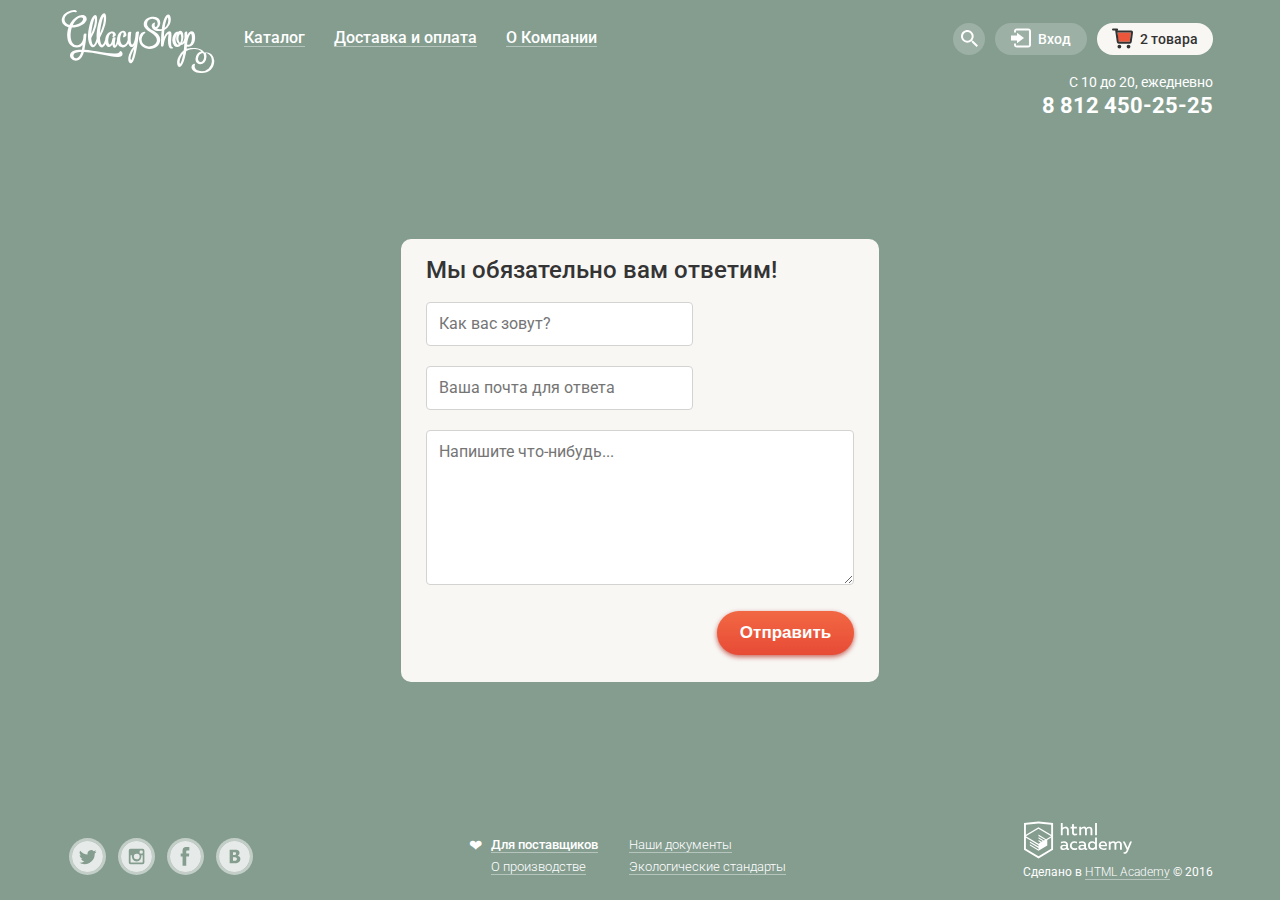
<file: contact-form.html>
<!DOCTYPE html>
<html lang="ru">

<head>
	<meta charset="UTF-8">
	<title>Gllacy</title>
	<link href="https://fonts.googleapis.com/css?family=Roboto:300,400,500,700,900&amp;subset=cyrillic" rel="stylesheet" type="text/css">
	<link rel="stylesheet" href="css/style.min.css">
</head>

<body class="tensile-wrapper">

	<header class="main-header tensile">

			<nav class="main-nav flex">
				<a href="index.html" class="index-href">
					<svg class="navigation-logo-svg" width="154" height="63">
						<use xlink:href="#navigation-logo" xmlns:xlink="http://www.w3.org/1999/xlink"></use>
					</svg>
				</a>
				<ul class="main-menu">
					<li class="main-menu-href">
						<a href="catalog.html">Каталог</a>
						<ul class="sub-menu">
							<li class="catalog-novelties">Новинки</li>
							<li class="sub-menu-href"><a href="catalog.html">Сливочное</a></li>
							<li class="sub-menu-href"><a href="#">Щербеты</a></li>
							<li class="sub-menu-href"><a href="#">Фруктовый лёд</a></li>
							<li class="sub-menu-href"><a href="#">Мелорин</a></li>
						</ul>
					</li>
					<li class="main-menu-href"><a href="#">Доставка и оплата</a></li>
					<li class="main-menu-href"><a href="#">О Компании</a></li>
				</ul>
				<div class="user-block flex">

					<div class="action-block search-action">
						<svg class="search-icon-svg" width="17" height="17">
							<use xlink:href="#search-icon" xmlns:xlink="http://www.w3.org/1999/xlink"></use>
						</svg>
						<div class="action-wrapper">
							<form action="https://echo.htmlacademy.ru" method="post" class="search-form">
								<div class="label-box search-label-box">
									<input type="search" class="search-input" id="search-input" name="search-input" placeholder="Что ищем?" required>
									<label for="search-input">Что ищем?</label>
								</div>
							</form>
						</div>
					</div>

					<div class="action-block enter-action">
						<svg class="enter-icon-svg" width="20" height="20">
							<use xlink:href="#enter-icon" xmlns:xlink="http://www.w3.org/1999/xlink"></use>
						</svg>
						<span class="user-enter">Вход</span>
						<div class="action-wrapper">
							<form action="https://echo.htmlacademy.ru" method="get" class="enter-form">
								<div class="label-box enter-label-box">
									<input type="email" name="user-email" id="user-email" placeholder="Электронная почта" required>
									<label for="user-email">Электронная почта</label>
								</div>	
								<div class="label-box enter-label-box">
									<input type="password" name="user-password" id="user-password" placeholder="Пароль" required>
									<label for="user-password">Пароль</label>
								</div>
								<button class="btn  btn-XS">Войти</button>
								<div class="registration-links">
									<a href="#">Забыли пароль?</a>
									<a href="#">Новая регистрация</a>
								</div>
							</form>
						</div>
					</div>

					<div class="action-block cart-action cart-action-full">
						<svg class="basket-icon-svg" width="21" height="21">
							<use xlink:href="#basket-icon" xmlns:xlink="http://www.w3.org/1999/xlink"></use>
						</svg>
						<span class="product-amount">2 товара</span>
						<div class="action-wrapper">
							<div class="cart-block clearfix">

								<table class="cart-table">
									<tr class="cart-product">
										<td class="td-product-del">
											<a href="#" class="cart-del-link" title="Удалить">
												&#128937;
											</a>
										</td>
										<td class="td-product-img">
											<img class="cart-product-img" src="img/product-01.png" width="33" height="33" alt="01">
										</td>
										<td class="td-product-link">
											<a class="cart-product-link" href="#">
												Пломбир с апельсиновым джемом
											</a>
										</td>
										<td class="td-product-price">
											<span class="cart-product-weight">1,5 кг</span>
											<span class="cart-product-price">х 200 руб.</span></td>
										<td class="td-product-cost">
											300 руб.
										</td>
									</tr>
									<tr class="cart-product">
										<td class="td-product-del">
											<a class="cart-del-link" href="#" title="Удалить">
												&#128937;
											</a>
										</td>
										<td class="td-product-img">
											<img class="cart-product-img" src="img/product-03.png" width="33" height="33" alt="01">
										</td>
										<td class="td-product-link">
											<a class="cart-product-link" href="#">
												Клубничный пломбир с присыпкой из белого шоколада
											</a>
										</td>
										<td class="td-product-price">
											<span class="cart-product-weight">1,5 кг</span>
											<span class="cart-product-price">х 300 руб.</span>
										</td>
										<td class="td-product-cost">
											450 руб.
										</td>
									</tr>
								</table>
								
								<p class="cart-total">Итого: <span class="total-cost">750 руб.</span></p>
								<a href="#" class="btn btn-XS">Оформить заказ</a>

							</div>
						</div>
					</div>
					
				</div>
			</nav>

			<div class="schedule">
				<p class="schedule-time">С 10 до 20, ежедневно</p>
				<p class="schedule-phone">8 812 450-25-25</p>
			</div>
		</header>

	<main class="main-inner tensile flex">
		
		<form action="https://echo.htmlacademy.ru" method="get" class="contact-form">
		<p>Мы обязательно вам ответим!</p>
		<div class="label-box contact-label-box">
			<input type="text" name="contact-name" id="contact-name" placeholder="Как вас зовут?" required>
			<label for="contact-name">Как вас зовут?</label>
		</div>
		<div class="label-box contact-label-box">
			<input type="email" name="contact-email" id="contact-email" placeholder="Ваша почта для ответа" required>
			<label for="user-email">Ваша почта для ответа</label>
		</div>
		<div class="label-box contact-textarea-label-box">
			<textarea name="contact-text" id="contact-text" rows="7" placeholder="Напишите что-нибудь..." required></textarea>
			<label for="contact-text">Напишите что-нибудь...</label>
		</div>
		<div class="clearfix">
			<button class="btn  btn-M">Отправить</button>
		</div>
	</form>

	</main>

		<footer class="main-footer flex tensile">
			<div class="footer-socials">
				<a href="#">
					<svg class="twit-svg" width="31" height="31">
						<use xlink:href="#twit" xmlns:xlink="http://www.w3.org/1999/xlink"></use>
					</svg>
				</a>
				<a href="#">
					<svg class="Inst-svg" width="31" height="31">
						<use xlink:href="#Inst" xmlns:xlink="http://www.w3.org/1999/xlink"></use>
					</svg>
				</a>
				<a href="#">
					<svg class="FB-svg" width="31" height="31">
						<use xlink:href="#FB" xmlns:xlink="http://www.w3.org/1999/xlink"></use>
					</svg>
				</a>
				<a href="#">
					<svg class="VK-svg" width="31" height="31">
						<use xlink:href="#VK" xmlns:xlink="http://www.w3.org/1999/xlink"></use>
					</svg>
				</a>
			</div>
			<div class="for-partners">
				<ul>
					<li>
						<span class="herat-symbol">&#10084;</span><a href="#" class="for-providers">Для поставщиков</a>
					</li>
					<li><a href="#">О производстве</a></li>
				</ul>
				<ul>
					<li><a href="#">Наши документы</a></li>
					<li><a href="#">Экологические стандарты</a></li>
				</ul>
			</div>
			<div class="footer-copyright">
				<a href="#" class="academy-logo-href">
					<svg class="HTML_Academy-logo-svg" width="108" height="38">
						<use xlink:href="#HTML_Academy-logo" xmlns:xlink="http://www.w3.org/1999/xlink"></use>
					</svg>
				</a><br>
				<span>Сделано в</span>
				<a href="#" class="academy-href">HTML Academy</a>
				<span>© 2016</span>
			</div>
		</footer>


		<!-- HEADER SVG -->
		<svg display="none" xmlns="http://www.w3.org/2000/svg">
		<symbol id="navigation-logo" viewBox="0 0 153.094 63.25" >
			<path class="svg-white" d="M172.252 54.327c-1.742-1.855-4.228-2.08-7-2.08h-.236a13.545 13.545 0 0 0-8.977-4.4c-3.5-.227-6.363-.225-8.835.831.083-.669.152-1.546.209-2.224a4.274 4.274 0 0 0 1.635.211c3.068 0 6.287-2.584 6.567-8.248.133-3.125-.38-5.411-1.485-6.563a2.663 2.663 0 0 0-1.943-.867c-1.647 0-3.189 1.443-4.394 4.056 0-.286-.007-.539-.011-.77-.008-.478-.015-.872-.015-1.313 0-1.105-.053-1.731-1.137-1.731a1.533 1.533 0 0 0-1.081.48 2.559 2.559 0 0 0-.606 1.939c.027 1.384.032 2.785.016 4.281-.5 2.245-1.405 4.011-2.339 4.7a17.468 17.468 0 0 0 1.113-4.254c.416-3.022-.042-5.638-1.227-7a2.1 2.1 0 0 0-1.986-.818 3.606 3.606 0 0 0-2.11 1.259.941.941 0 0 0-1.251-.341c-2.581 1.022-4.222 4.027-4.39 8.038a8.055 8.055 0 0 0 1.886 5.987 4.312 4.312 0 0 0 3.153 1.4 4.586 4.586 0 0 0 3.656-2.164 4.579 4.579 0 0 0 3.352-2.005c-.119 2.493-.31 4.939-.567 7.3a17.977 17.977 0 0 0-5.191 6.54c-1.982 3.934-1.764 7.546-.722 9.239a2.032 2.032 0 0 0 1.677 1.114c3.089 0 5.571-8.574 6.777-16.015a14.878 14.878 0 0 1 8.433-1.97 11.58 11.58 0 0 1 6.81 2.184 8.432 8.432 0 0 0-5.887 7.093 5.578 5.578 0 0 0 1.123 4.43 4.186 4.186 0 0 0 3.51 1.395 6.062 6.062 0 0 0 4.354-2.008 8.591 8.591 0 0 0 1.849-6.372 9.2 9.2 0 0 0-.605-2.767c3.908.64 6.258 3.985 6.055 8.758a10.014 10.014 0 0 1-9.894 9.407c-3 0-5.2-.734-6.357-2.12a4.525 4.525 0 0 1-.873-3.772c.029-.144.058-.269.083-.378a1.043 1.043 0 0 0-.052-.951.643.643 0 0 0-.531-.237 1.715 1.715 0 0 0-.386.055 3.443 3.443 0 0 0-2.479 3.194c0 2.937 3.13 6.1 10 6.1 7.138 0 12.435-4.329 12.885-11.1a9.516 9.516 0 0 0-2.576-7.523zm-34.958-20.538a12.444 12.444 0 0 0-.58 5.411 6.581 6.581 0 0 0 2.586 4.921 1.513 1.513 0 0 1-2.041-.337 6.59 6.59 0 0 1-1.286-4.741 10.554 10.554 0 0 1 1.321-5.254zm4.381 4.738a9.743 9.743 0 0 1-1.008 4.131c-1.171-.72-1.665-2.5-1.726-3.915-.126-2.524.94-4.694 1.789-4.938a.338.338 0 0 1 .2.126c.47.498.902 2.148.745 4.597zm7.328 6.1a2.2 2.2 0 0 1-1.394-.39l.064-1.027c1.053-6.795 3.108-9.673 3.748-9.673a.317.317 0 0 1 .244.132c.457.486.869 2.161.657 5.4-.248 3.484-1.49 5.562-3.322 5.562zm-8.339 19.088a.425.425 0 0 1-.28-.233c-.485-.785-.561-3.245 1.219-6.806a15.363 15.363 0 0 1 2.142-3.214c-1.038 6.638-2.497 9.973-3.081 10.257zm22.624-2.779a2.756 2.756 0 0 1-2.037.916h-.106a2.408 2.408 0 0 1-1.9-.837 3.858 3.858 0 0 1-.583-3.126 5.928 5.928 0 0 1 4.95-5 7.025 7.025 0 0 1 1.012 3.342 6.338 6.338 0 0 1-1.336 4.709zm-30.7-14.2c-.706-.257-1.436-1.93-.9-8.443.288-3.707.407-5.851-.485-6.815a1.625 1.625 0 0 0-1.243-.51c-2.142 0-4.206 2.607-5.643 5.732a62.808 62.808 0 0 1 .461-6.927 10.828 10.828 0 0 0 5.118-5.162c1.819-3.574 1.584-7.381.411-9.294a2.047 2.047 0 0 0-1.662-1.146c-2.716 0-5.229 5.687-6.433 14.523a8.745 8.745 0 0 1-3.616.077 5.491 5.491 0 0 1-.89-.235 6.814 6.814 0 0 0 2.914-5.475 5.952 5.952 0 0 0-1.413-4.5 7.23 7.23 0 0 0-5.263-2.1c-.119 0-.24-.006-.362-.006-4.45 0-9.151 2.4-9.528 6.991-.385 4.034 3.193 6.385 6.652 8.658l.7.457c3.306 2.219 6.235 4.527 5.763 8.348-.383 3.134-4.334 5.658-8.542 5.332a7.315 7.315 0 0 1-5.2-2.563 6.725 6.725 0 0 1-1.432-5.144c.266-1.976 1.128-3.487 3.093-5.41a1.247 1.247 0 0 0 .507-1.26.773.773 0 0 0-.986-.382 8.416 8.416 0 0 0-3.021 1.227 7.593 7.593 0 0 0-2.288 5.183c-.237 4.214 1.929 9.557 8.814 10.745a12.461 12.461 0 0 0 2.091.179c5.606 0 10.063-3.777 10.369-8.787.271-4.7-3.352-7.339-6.772-9.45l-.375-.226c-3.318-2.01-6.453-3.908-5.965-7.635.385-2.849 3.109-4.125 5.637-4.125.179 0 .358.006.539.018 2.8.18 4.368 1.782 4.409 4.513A4.36 4.36 0 0 1 117 26.2a1.483 1.483 0 0 1-.984.5.982.982 0 0 1-.833-.659 3.935 3.935 0 0 1-.064-2.181l.082-.25a1.078 1.078 0 0 0 .039-1.033.641.641 0 0 0-.54-.254 1.819 1.819 0 0 0-.389.053 3.031 3.031 0 0 0-2.288 2.588c-.086 2.378 1.342 5.12 5.606 5.689a14.436 14.436 0 0 0 4.374-.04 97.66 97.66 0 0 0-.521 7.891c-.034 1.627-.061 2.582-.081 3.3-.03 1.081-.046 1.618-.046 3.075 0 1.246.184 1.689 1.221 1.689.57 0 1.548-.478 1.6-2.208 1.03-6.823 3.849-10.595 4.576-10.633a6.662 6.662 0 0 1-.06 2.078c-.1.949-.22 2.13-.25 3.55-.125 5.843 1.006 8.811 3.452 9.075 1.211.149 1.436-.4 1.482-.624a.981.981 0 0 0-.787-1.065zM125.1 27.422c.975-6.274 2.444-9.839 2.989-10.085a.777.777 0 0 1 .292.408 8.868 8.868 0 0 1-.816 6.674 8.174 8.174 0 0 1-2.465 3.003zm-25.743 4.341l-.149-.192a.974.974 0 0 0-.823-.288c-.871 0-2.3.416-2.428 1.512-.121.765-.25 2.065-.342 3.452-.653 5.234-2.2 8.13-3.025 8.13a.924.924 0 0 1-.733-.341c-1.068-1.212-1.183-5.218-.341-11.9l.017-.272-.149-.173a.967.967 0 0 0-.776-.255c-.882 0-2.33.42-2.46 1.553a39.062 39.062 0 0 0-.189 6.827c-.593 1.9-1.922 4.984-4.317 4.984a2.366 2.366 0 0 1-1.7-.787 7.231 7.231 0 0 1-1.485-5.139c.162-3.7 1.283-6.605 2.554-6.605a.718.718 0 0 1 .66.286c.4.57.227 1.958-.154 3.028l-.085.226a1.107 1.107 0 0 0-.088 1.071.753.753 0 0 0 .9.215c.746-.14 2.269-.94 2.4-1.938a5.186 5.186 0 0 0-1.028-3.689 2.911 2.911 0 0 0-2.227-.921c-3.25 0-5.89 3.8-6.142 8.84-.011.323-.008.636 0 .941-.887 3.468-1.614 4.679-1.9 4.939-.238-.4-.552-2.321.433-7.49l.02-.277-.149-.173a1.1 1.1 0 0 0-.865-.277 2.166 2.166 0 0 0-2.286 1.416 7.615 7.615 0 0 0-.1.873l-.024.315c-.553 3.1-1.664 4.722-2.477 4.722a.7.7 0 0 1-.441-.28c-.668-.755-1.243-2.725-.93-5.267.409-3.416 1.8-5.711 3.449-5.711a1.205 1.205 0 0 1 1.007.332 2.289 2.289 0 0 1-.076 1.838l-.05.135a1.291 1.291 0 0 0-.116 1.23.818.818 0 0 0 .9.233c.751-.14 2.27-1.026 2.4-2.031a3.173 3.173 0 0 0-.82-2.4 3.752 3.752 0 0 0-2.86-1.062c-2.827 0-6.365 2.139-7.02 8.2-1.059 3.519-2.406 5.159-2.982 5.159-.762 0-1.956-2.252-2.252-7.255a51.587 51.587 0 0 0 5.367-12.886c.824-3.547 1.377-9.306.025-11.009a1.359 1.359 0 0 0-1.09-.559c-3.947 0-7.127 12.153-7.669 20.868a27.226 27.226 0 0 0 .058 4.037c-.884 4.186-2.549 6.852-3.315 6.852-.716 0-1.839-2.135-2.122-6.88a49.189 49.189 0 0 0 5.112-12.273c.786-3.384 1.31-8.88.018-10.508a1.319 1.319 0 0 0-1.057-.541c-3.774 0-6.811 11.589-7.328 19.9-.348 6.009 1.305 10.022 2.826 11.634a2.949 2.949 0 0 0 2.084 1.07c1.842 0 3.5-2.5 4.574-5.107.962 3.124 2.6 5.128 4.281 5.128 1.282 0 2.661-1.237 3.876-3.44.728 2.059 2.158 3.127 3.394 3.127.054 0 .109 0 .17-.007 1.179-.1 2.307-1.015 3.258-2.606.384 2.142 1.215 3.415 2.3 3.415 1.318 0 2.429-1.845 3.229-3.771A5.525 5.525 0 0 0 83 47.329c2.064 0 4.039-1.473 5.54-4.09.923 3.044 2.593 3.538 3.579 3.538s1.945-.712 2.814-2.049l-.029.277a29.308 29.308 0 0 0-5.631 9.629c-1.05 2.935-1.024 6.062.063 7.605a1.932 1.932 0 0 0 1.6.911c1.851 0 4.649-2.534 7.579-24.439.46-3.182.8-6.653.8-6.653zm-47.986 1.988c.36-6.165 2.415-14.455 3.449-15.846.291.879.341 4.073-.64 7.848a55.091 55.091 0 0 1-2.809 7.998zm8.741-.488c.359-6.57 2.574-15.468 3.662-16.826.321.863.4 4.251-.656 8.3a58.077 58.077 0 0 1-3.006 8.526zM94.38 48.854c-1.115 7.679-2.342 10.906-2.905 11.133a.517.517 0 0 1-.311-.25c-.466-.67-.614-2.328.368-4.973a35.705 35.705 0 0 1 2.848-5.91zm-13.049 2.2a1.142 1.142 0 0 0-.671-.317.758.758 0 0 0-.66.563 4.948 4.948 0 0 1-.244.473C79.158 52.85 77.222 53.4 74 53.4a88.1 88.1 0 0 1-13.181-1.5c-5.3-.9-11.342-1.861-16.306-2.207A105.26 105.26 0 0 0 46.538 34c0-.594-.9-.727-1.22-.727-.4 0-1.707.165-1.785 2.288l-.133 2.553c-.466 2.514-1.867 6.761-6.016 6.964-.093 0-.185.007-.277.007a5.248 5.248 0 0 1-4.081-1.842c-1.966-2.223-2.794-6.368-2.215-11.088a25.25 25.25 0 0 1 1.078-4.794c6.623-.152 12.936-3.159 14.472-6.93a4.171 4.171 0 0 0-.195-3.949c-.9-1.34-2.717-1.936-4.95-1.636-4.624.6-9.214 4.479-11.788 9.939-2.911-.823-5.416-3.3-4.78-6.645.918-4.905 7.433-6.508 9.575-6.508a1.886 1.886 0 0 1 .627.07 2.667 2.667 0 0 0 .929.17 1.052 1.052 0 0 0 1.163-.659c.163-.721-.817-1.187-1.195-1.366a2.921 2.921 0 0 0-1.152-.172c-2.919 0-11.343 2.038-12.655 8.6a6.678 6.678 0 0 0 .917 5.222 9.339 9.339 0 0 0 5.666 3.549 23.98 23.98 0 0 0-1.224 5.5c-.54 4.97.538 9.365 2.956 12.06a8.379 8.379 0 0 0 6.408 2.821h.3a8.438 8.438 0 0 0 5.819-2.627 47.565 47.565 0 0 1-.822 4.789q-.544-.009-1.06-.009c-5.931 0-9.245 1.227-10.428 3.857a4.408 4.408 0 0 0 .28 4.364 6.276 6.276 0 0 0 5.219 2.765 5.971 5.971 0 0 0 .968-.079c3.221-.576 5.467-3.345 7.048-8.7a111.338 111.338 0 0 1 16.325 2.306c.975.2 1.958.412 2.939.621 5.341 1.137 10.386 2.21 14.055 2.21 2.11 0 3.572-.365 4.466-1.112a2.6 2.6 0 0 0 1.028-2.184 3.434 3.434 0 0 0-1.469-2.572zm-44.088 6.835a3.36 3.36 0 0 1-1.092.189 2.614 2.614 0 0 1-2.33-1.3 2.947 2.947 0 0 1 .231-3.01c.541-.877 2.266-1.914 7.353-2-1.041 3.447-2.442 5.503-4.162 6.121zm3.331-40.609a4.8 4.8 0 0 1 .836-.08 1.728 1.728 0 0 1 1.5.617 2.407 2.407 0 0 1-.12 2.21c-1.309 2.744-6.05 4.726-10 5.039 1.948-4.166 5.017-7.258 7.784-7.786z" transform="translate(-21.75 -9.688)"/>
		</symbol>
		
		<symbol id="search-icon" viewBox="0 0 16.687 16.688" >
			<path class="svg-currentColor" d="M931.155 40.747h-.755l-.264-.261a6.212 6.212 0 1 0-.675.675l.263.262v.755l4.773 4.76 1.423-1.422zm-5.731 0a4.291 4.291 0 1 1 4.3-4.291 4.294 4.294 0 0 1-4.3 4.291z" transform="translate(-919.219 -30.25)"/>
		</symbol>
		
		<symbol id="enter-icon" viewBox="0 0 20.063 19" >
			<path class="svg-currentColor" d="M973 32.968v-.96a3 3 0 0 1 3-3h11.059a3 3 0 0 1 3 3v12.978a3 3 0 0 1-3 3H976a3 3 0 0 1-3-3V44h2v2h13V31h-13v1.968h-2zm-3 8.046h6.029v2.743l7.027-5.3-7.027-5.3V35.9H970v5.114z" transform="translate(-970 -29)"/>
		</symbol>
		
		<symbol id="basket-icon" viewBox="0 0 20.63 19.719" >
			<path data-name="Корзина заполнена" class="basket-fullness" d="M5.42 3.947h13.2l-1.196 9.113-11.026-.111z"/>
			
			<path class="basket-outline" d="M1092.58 33.46l-1.21 8.912a2.025 2.025 0 0 1-1.88 1.635h-10.88a2.025 2.025 0 0 1-1.88-1.635l-1.47-10.287a3.738 3.738 0 0 1-.13-1.055H1073a1 1 0 0 1 0-2h4a.992.992 0 0 1 .1 1.98h13.97c1.1 0 1.77 1.131 1.51 2.45zm-13.85 8.518l-1.31-9h13.2l-.03.2-1.18 8.788a.033.033 0 0 0-.01.014h-10.67zm.52 3.009a1.874 1.874 0 1 1-1.88 1.874 1.874 1.874 0 0 1 1.88-1.874zm9 0a1.874 1.874 0 1 1-1.88 1.874 1.874 1.874 0 0 1 1.88-1.874z" transform="translate(-1072 -29.031)"/>
		</symbol>
		
		<!-- FOOTER SVG -->
		<symbol id="twit" viewBox="0 0 31.375 31.4" >
			<path class="svg-currentColor" d="M46.427 2352.17a15.69 15.69 0 1 1-15.692 15.69 15.688 15.688 0 0 1 15.692-15.69zm9.138 10.81a7.331 7.331 0 0 1-2.092.57 3.663 3.663 0 0 0 1.6-2.02 7.4 7.4 0 0 1-2.313.89 3.645 3.645 0 0 0-6.207 3.32 10.316 10.316 0 0 1-7.507-3.81 3.655 3.655 0 0 0 1.127 4.87 3.68 3.68 0 0 1-1.65-.46v.05a3.651 3.651 0 0 0 2.922 3.57 3.789 3.789 0 0 1-.96.13 3.861 3.861 0 0 1-.685-.07 3.643 3.643 0 0 0 3.4 2.53 7.29 7.29 0 0 1-4.524 1.56 8.291 8.291 0 0 1-.869-.05 10.354 10.354 0 0 0 15.946-8.73c0-.16 0-.31-.011-.47a7.33 7.33 0 0 0 1.823-1.88z" transform="translate(-30.75 -2352.16)"/>
		</symbol>
		
		<symbol id="Inst" viewBox="0 0 31.376 31.41" >
			<path class="svg-currentColor" d="M95.865 2352.23a15.69 15.69 0 1 1-15.692 15.69 15.688 15.688 0 0 1 15.692-15.69zm6.271 23.61a1.745 1.745 0 0 0 1.745-1.75v-12.31a1.743 1.743 0 0 0-1.745-1.74H89.809a1.743 1.743 0 0 0-1.745 1.74v12.31a1.745 1.745 0 0 0 1.745 1.75h12.328zm-1.375-9.1a4.921 4.921 0 1 1-9.529 0h-1.38v6.78a.609.609 0 0 0 .611.61h11.065a.609.609 0 0 0 .612-.61v-6.78h-1.38zM96 2365.13a2.848 2.848 0 1 1 0 5.68 2.84 2.84 0 0 1 0-5.68zm3.7-3.31h1.865a.608.608 0 0 1 .611.61v1.86a.608.608 0 0 1-.611.61H99.7a.609.609 0 0 1-.611-.61v-1.86a.609.609 0 0 1 .611-.61z" transform="translate(-80.188 -2352.22)"/>
		</symbol>
		
		<symbol id="FB" viewBox="0 0 31.375 31.41" >
			<path class="svg-currentColor" d="M144.865 2352.23a15.69 15.69 0 1 1-15.692 15.69 15.687 15.687 0 0 1 15.692-15.69zm.773 24.99v-9.29h2.743l.285-3.09h-3.028v-1.86c0-.89.085-1.26 1.367-1.26h1.764v-3.42h-2.792c-3.294 0-4.082 1.54-4.082 4.34v2.2h-1.889v3.09h1.894v9.29h3.738z" transform="translate(-129.188 -2352.22)"/>
		</symbol>
		
		<symbol id="VK" viewBox="0 0 31.375 31.41" >
			<path class="svg-currentColor" d="M193.865 2352.23a15.69 15.69 0 1 1-15.692 15.69 15.687 15.687 0 0 1 15.692-15.69zm5.967 18.25a3.1 3.1 0 0 0-.757-2.2 3.7 3.7 0 0 0-2.016-1.09v-.07a2.881 2.881 0 0 0 1.371-1.14 3.211 3.211 0 0 0 .5-1.77 3.133 3.133 0 0 0-.362-1.52 2.6 2.6 0 0 0-1.091-1.05 4.522 4.522 0 0 0-1.446-.48 17.993 17.993 0 0 0-2.269-.11h-4.8v13.59h5.438a8.909 8.909 0 0 0 2.332-.25 4.783 4.783 0 0 0 1.686-.86 3.684 3.684 0 0 0 1.032-1.27 3.909 3.909 0 0 0 .383-1.78zm-4.372-5.59a1.517 1.517 0 0 0-.169-.67 1 1 0 0 0-.527-.5 2.111 2.111 0 0 0-.8-.17c-.308 0-.766-.01-1.374-.01h-.237v2.88h.43c.583 0 .994-.01 1.228-.02a2.044 2.044 0 0 0 .727-.19 1.129 1.129 0 0 0 .563-.53 1.9 1.9 0 0 0 .157-.79zm.856 5.53a1.673 1.673 0 0 0-.255-.99 1.533 1.533 0 0 0-.767-.54 2.658 2.658 0 0 0-.853-.13c-.362-.01-.849-.01-1.456-.01h-.63v3.4h.184c.888 0 1.5-.01 1.842-.02a2.867 2.867 0 0 0 1.041-.24 1.381 1.381 0 0 0 .68-.59 1.813 1.813 0 0 0 .214-.88z" transform="translate(-178.188 -2352.22)"/>
		</symbol>
		
		<symbol id="HTML_Academy-logo" viewBox="0 0 107.622 36.69" >
			<path class="svg-white" d="M1029.6 2359.28a1.983 1.983 0 0 0 .55-.1v1.33a3.162 3.162 0 0 1-1.17.21 1.663 1.663 0 0 1-1.66-.97 4.791 4.791 0 0 1-3.13 1.07 2.6 2.6 0 0 1-2.9-2.54c0-2.13 1.97-2.78 3.7-2.78a10.909 10.909 0 0 1 2.16.24v-.29c0-1.04-.76-1.77-2.18-1.77a7.336 7.336 0 0 0-2.99.64v-1.69a10.041 10.041 0 0 1 3.18-.55c2.35 0 3.84 1.12 3.84 3.63v2.97a.533.533 0 0 0 .6.6m-6.41-1.12a1.348 1.348 0 0 0 1.55 1.23 3.373 3.373 0 0 0 2.41-.99v-1.4a9.984 9.984 0 0 0-1.8-.21c-1.05 0-2.16.33-2.16 1.37m12.3-6.08a4.919 4.919 0 0 1 2.56.64v1.69a4.059 4.059 0 0 0-2.3-.69 2.737 2.737 0 1 0-.03 5.46 5 5 0 0 0 2.42-.64v1.71a6.285 6.285 0 0 1-2.75.57 4.192 4.192 0 0 1-4.48-4.3 4.3 4.3 0 0 1 4.58-4.44m12.12 7.2a1.983 1.983 0 0 0 .55-.1v1.33a3.162 3.162 0 0 1-1.17.21 1.663 1.663 0 0 1-1.66-.97 4.791 4.791 0 0 1-3.13 1.07 2.6 2.6 0 0 1-2.9-2.54c0-2.13 1.97-2.78 3.69-2.78a11.01 11.01 0 0 1 2.17.24v-.29c0-1.04-.77-1.77-2.18-1.77a7.336 7.336 0 0 0-2.99.64v-1.69a9.985 9.985 0 0 1 3.18-.55c2.35 0 3.83 1.12 3.83 3.63v2.97a.54.54 0 0 0 .61.6m-6.41-1.12a1.348 1.348 0 0 0 1.55 1.23 3.39 3.39 0 0 0 2.41-.99v-1.4a10.093 10.093 0 0 0-1.8-.21c-1.06 0-2.16.33-2.16 1.37m16.67-9.66v12.1h-1.65v-1.32a3.876 3.876 0 0 1-3.18 1.54 4.378 4.378 0 0 1 0-8.74 3.861 3.861 0 0 1 2.99 1.29v-4.87h1.84zm-4.51 5.2a2.756 2.756 0 0 0 0 5.5 2.89 2.89 0 0 0 2.65-1.75v-2.02a2.905 2.905 0 0 0-2.65-1.73m10.51-1.62c3.3 0 4.44 2.66 3.91 5.06h-6.24c.21 1.49 1.66 2.11 3.18 2.11a6.036 6.036 0 0 0 2.63-.59v1.59a7.192 7.192 0 0 1-2.98.57c-2.54 0-4.7-1.45-4.7-4.37a4.153 4.153 0 0 1 4.2-4.37m.09 1.53a2.269 2.269 0 0 0-2.44 2.15h4.6a1.964 1.964 0 0 0-2.16-2.15m5.7 6.99v-8.3h1.64v1.04a3.806 3.806 0 0 1 2.77-1.26 2.813 2.813 0 0 1 2.59 1.33 4.106 4.106 0 0 1 2.9-1.33 3.042 3.042 0 0 1 3.15 3.33v5.19h-1.85v-5.14a1.577 1.577 0 0 0-1.64-1.74 2.774 2.774 0 0 0-2.06 1.12 5.459 5.459 0 0 1 .04.57v5.19h-1.85v-5.14a1.577 1.577 0 0 0-1.64-1.74 2.919 2.919 0 0 0-2.2 1.28v5.6h-1.85zm21.21-8.3h1.93l-3.89 9.42c-.89 2.16-2.07 2.89-3.33 2.89a5.088 5.088 0 0 1-1.09-.14v-1.58a2.787 2.787 0 0 0 .85.13c.9 0 1.57-.64 2.05-1.94l.18-.41-3.94-8.37h1.97l2.8 6.26zm-67.14-18.33v4.72a3.8 3.8 0 0 1 2.68-1.14 3.231 3.231 0 0 1 3.42 3.39v5.13h-1.85v-4.89a1.8 1.8 0 0 0-1.93-1.99 2.927 2.927 0 0 0-2.32 1.39v5.49h-1.85v-12.1h1.85zm11.17.85v2.96h3.01v1.62h-3.01v3.8c0 1.09.5 1.45 1.57 1.45a4.608 4.608 0 0 0 1.68-.32v1.59a6.9 6.9 0 0 1-2.23.36 2.539 2.539 0 0 1-2.85-2.73v-4.15h-1.49v-1.62h1.49v-2.51zm5.37 11.25v-8.29h1.64v1.03a3.806 3.806 0 0 1 2.77-1.26 2.833 2.833 0 0 1 2.59 1.33 4.15 4.15 0 0 1 2.91-1.33 3.048 3.048 0 0 1 3.14 3.34v5.18h-1.85v-5.13a1.585 1.585 0 0 0-1.64-1.75 2.783 2.783 0 0 0-2.06 1.13 5.459 5.459 0 0 1 .04.57v5.18h-1.85v-5.13a1.585 1.585 0 0 0-1.64-1.75 2.948 2.948 0 0 0-2.2 1.28v5.6h-1.85zm15.76 0h1.84v-12.1h-1.84v12.1zm-56.207-13.52l-.152-.02-14.484 1.52v26.55l14.484 8.61 14.489-8.61v-26.55zm12.437 26.97l-12.589 7.49-12.589-7.49v-10.88l12.535 7.46.021 1.35-8.6-5.12-.013 1.32 8.634 5.18.021 1.39-8.631-5.13-.012 1.31 8.633 5.19 8.719-5.22v-1.31h-.01v-4.29l3.88-2.32v11.07zm-.01-12.48l-3.44 2.03-1.59.94-7.586-4.51-.013 1.31 6.479 3.86-.06.03-.13.08-.93.54-5.346-3.18-.013 1.31 4.219 2.52-.99.66-.03.02-3.186-1.88-.013 1.31 2.089 1.23-2.128 1.28-12.473-7.41 12.491-7.51zm.01-1.32l-12.657-7.46-12.518 7.45v-9.95l12.589-1.32 12.589 1.32v9.96z" transform="translate(-985.188 -2332.53)"/>
		</symbol>
	</svg>
</body>
</html>
</file>
<file: css/style.min.css>
/*! normalize.css v7.0.0 | MIT License | github.com/necolas/normalize.css */
html{line-height:1.15;-ms-text-size-adjust:100%;-webkit-text-size-adjust:100%}.schedule p{margin:0}article,aside,details,figcaption,figure,footer,header,main,menu,nav,section{display:block}h1{font-size:2em;margin:.67em 0}figure{margin:1em 40px}hr{-webkit-box-sizing:content-box;box-sizing:content-box;height:0;overflow:visible}code,kbd,pre,samp{font-family:monospace,monospace;font-size:1em}a{background-color:transparent;-webkit-text-decoration-skip:objects}abbr[title]{border-bottom:none;-webkit-text-decoration:underline dotted;text-decoration:underline dotted}b,strong{font-weight:bolder}dfn{font-style:italic}mark{background-color:#ff0;color:#000}small{font-size:80%}sub,sup{font-size:75%;line-height:0;position:relative;vertical-align:baseline}sub{bottom:-.25em}sup{top:-.5em}audio,canvas,video{display:inline-block}audio:not([controls]){display:none;height:0}img{border-style:none}svg:not(:root){overflow:hidden}button,optgroup,select{font-family:sans-serif}button,input,optgroup,select,textarea{font-size:100%;line-height:1.15;margin:0}button,input{overflow:visible}button,select{text-transform:none}[type=reset],[type=submit],button,html [type=button]{-webkit-appearance:button}[type=button]::-moz-focus-inner,[type=reset]::-moz-focus-inner,[type=submit]::-moz-focus-inner,button::-moz-focus-inner{border-style:none;padding:0}[type=button]:-moz-focusring,[type=reset]:-moz-focusring,[type=submit]:-moz-focusring,button:-moz-focusring{outline:1px dotted ButtonText}fieldset{padding:.35em .75em .625em}legend{color:inherit;display:table;max-width:100%;white-space:normal}progress{display:inline-block;vertical-align:baseline}textarea{overflow:auto}[type=checkbox],[type=radio],legend{-webkit-box-sizing:border-box;box-sizing:border-box;padding:0}[type=number]::-webkit-inner-spin-button,[type=number]::-webkit-outer-spin-button{height:auto}[type=search]{-webkit-appearance:textfield;outline-offset:-2px}[type=search]::-webkit-search-cancel-button,[type=search]::-webkit-search-decoration{-webkit-appearance:none}::-webkit-file-upload-button{-webkit-appearance:button;font:inherit}summary{display:list-item}[hidden],template{display:none}.flex,.tensile-wrapper{display:-webkit-box;display:-ms-flexbox;display:flex}.flex{-webkit-box-pack:justify;-ms-flex-pack:justify;justify-content:space-between;-webkit-box-align:center;-ms-flex-align:center;align-items:center;-ms-flex-wrap:wrap;flex-wrap:wrap}.clearfix::after{content:"";display:table;clear:both}.tensile-wrapper{-webkit-box-orient:vertical;-webkit-box-direction:normal;-ms-flex-direction:column;flex-direction:column;height:100%}.main-footer.tensile,.main-header.tensile{-webkit-box-flex:0;-ms-flex:0 0 auto;flex:0 0 auto}main.tensile{-webkit-box-flex:1;-ms-flex:1 0 auto;flex:1 0 auto}body,html{margin:0;padding:0;font-family:"Roboto","Arial",sans-serif;font-weight:400;font-size:16px;background-color:#849d8f;color:#fff;height:100%;overflow-x:hidden}.body-index,.catalog,.main-footer,.main-header{line-height:22px}.body-catalog{background-image:-webkit-linear-gradient(top,rgba(255,255,255,.2),transparent 660px);background-image:-o-linear-gradient(top,rgba(255,255,255,.2),transparent 660px);background-image:linear-gradient(to bottom,rgba(255,255,255,.2),transparent 660px)}.container,.main-header,main{padding:0 20px}.container,.main-footer,.main-header,main{min-width:900px;max-width:1186px;width:100%;margin:0 auto;-webkit-box-sizing:border-box;box-sizing:border-box}.container{position:relative}a:not(.btn){color:#fff;border-bottom:1px solid rgba(255,255,255,.4);text-decoration:none}a:not(.btn):hover{color:#ffbc9e;border-bottom:1px solid rgba(255,188,158,.4)}.btn{display:inline-block;min-width:100px;-webkit-box-sizing:border-box;box-sizing:border-box;text-align:center;text-decoration:none;color:#fff;background-image:-webkit-gradient(linear,left top,left bottom,from(#f26843),to(#e74b36));background-image:-webkit-linear-gradient(top,#f26843,#e74b36);background-image:-o-linear-gradient(top,#f26843,#e74b36);background-image:linear-gradient(to bottom,#f26843,#e74b36);-webkit-box-shadow:0 2px 5px rgba(172,16,0,.64);box-shadow:0 2px 5px rgba(172,16,0,.64);border:0;outline:0;font-weight:700;cursor:pointer;overflow:hidden}.btn-XS{padding:10px 20px;font-size:15px;line-height:15px;border-radius:18px;font-weight:500}.btn-M{padding:13px 18px 14px;font-size:17px;line-height:17px;border-radius:22px}.btn-L{padding:13px 23px 15px;font-size:18px;line-height:18px;border-radius:23px}.btn-XL{padding:14px 43px 17px;font-size:31px;line-height:31px;border-radius:30px;text-shadow:0 2px 5px rgba(160,32,11,.76)}.btn:hover{background-image:-webkit-gradient(linear,left top,left bottom,from(#f58669),to(#ec6f5e));background-image:-webkit-linear-gradient(top,#f58669,#ec6f5e);background-image:-o-linear-gradient(top,#f58669,#ec6f5e);background-image:linear-gradient(to bottom,#f58669,#ec6f5e);-webkit-box-shadow:0 2px 2px 0 #ac1000;box-shadow:0 2px 2px 0 #ac1000;color:#fff}.btn:active{background-image:-webkit-gradient(linear,left top,left bottom,from(#d74632),to(#e1613e));background-image:-webkit-linear-gradient(top,#d74632,#e1613e);background-image:-o-linear-gradient(top,#d74632,#e1613e);background-image:linear-gradient(to bottom,#d74632,#e1613e);-webkit-box-shadow:inset 0 2px 2px 0 #942718;box-shadow:inset 0 2px 2px 0 #942718}input,textarea{-webkit-box-sizing:border-box;box-sizing:border-box;border:1px solid #d3d3d2;outline:0;border-radius:4px;font-family:"Roboto","Arial",sans-serif;padding:0 12px}textarea{padding:12px}input:hover{border:2px solid #c7c6c5;padding:0 11px}input:focus{border:2px solid #8fbdec;padding:0 11px}textarea:hover{border:2px solid #c7c6c5;padding:11px}textarea:focus{border:2px solid #8fbdec;padding:11px}.label-box{display:block;position:relative}.label-box input{width:100%}.label-box label{position:absolute;top:31%;left:13px;color:transparent;line-height:14px;font-size:14px;font-weight:400;pointer-events:none;-webkit-transition:all .2s;-o-transition:all .2s;transition:all .2s}.label-box input:focus+label,.label-box textarea:focus+label{top:-12px;font-size:11px;line-height:11px;color:#5b9ddf}.label-box input:valid+label,.label-box textarea:valid+label{top:-12px;font-size:11px;line-height:11px;color:#9a9a9a}.label-box input:focus::-webkit-input-placeholder,.label-box textarea:focus::-webkit-input-placeholder{color:transparent!important}.label-box input:focus:-moz-placeholder,.label-box input:focus::-moz-placeholder,.label-box textarea:focus:-moz-placeholder,.label-box textarea:focus::-moz-placeholder{color:transparent!important}.label-box input:focus:-ms-input-placeholder{color:transparent!important}.main-header{display:-webkit-box;display:-ms-flexbox;display:flex;-webkit-box-orient:vertical;-webkit-box-direction:normal;-ms-flex-direction:column;flex-direction:column}.main-nav{min-height:64px;padding-top:7px;-ms-flex-wrap:nowrap;flex-wrap:nowrap}.main-nav .index-href{position:relative;display:block;width:154px;border:0;margin-right:9px}.main-menu-href.href-active>a,.main-nav .index-href:hover{border:0}.index-href .navigation-logo-svg{position:absolute;top:-29px;left:-6px}.main-nav ul{list-style:none;margin:0;padding:0}li.main-menu-href{position:relative;display:inline-block;margin-left:0;margin-right:-3px;border-radius:16px;padding:7px 14px 8px}.main-menu-href.href-active,.main-menu-href.href-active:hover{background-color:#d07058}li.main-menu-href:hover{background-color:#f7f6f3}.main-menu-href.href-active:active,li.main-menu-href:active{background-color:#f7f6f3;-webkit-box-shadow:inset 0 2px 1px 0 #696969;box-shadow:inset 0 2px 1px 0 #696969}.main-menu-href.href-active:active{background-color:#d07058}li.main-menu-href:hover::after{content:"";position:absolute;left:0;width:100%;height:20px;z-index:1}.main-menu a{display:block;line-height:16px}.main-menu-href>a{font-weight:500}.main-menu-href:hover a{color:#333;border:0}.main-menu .sub-menu{position:absolute;top:37px;left:-8px;background-color:#f8f7f4;font-size:14px;color:#343434;white-space:nowrap;border-radius:6px;overflow:hidden;-webkit-box-shadow:0 20px 20px 0 rgba(0,0,0,.4);box-shadow:0 20px 20px 0 rgba(0,0,0,.4);z-index:2;-webkit-transform:scaleY(0);-ms-transform:scaleY(0);transform:scaleY(0);-webkit-transform-origin:50% 0;-ms-transform-origin:50% 0;transform-origin:50% 0;-webkit-transition:-webkit-transform .4s;-o-transition:transform .4s;transition:transform .4s;transition:transform .4s,-webkit-transform .4s}.main-menu li:hover .sub-menu{-webkit-transform:scaleY(1);-ms-transform:scaleY(1);transform:scaleY(1)}.sub-menu .catalog-novelties{margin:0 7px 2px;padding:8px 14px;font-weight:500;border-bottom:1px solid rgba(0,0,0,.4)}.sub-menu a{color:#343434;padding:8px 21px;border:0}.sub-menu li:not(.catalog-novelties):hover{background-color:#fbded7}.sub-menu li.sub-menu-current,.sub-menu li.sub-menu-current:hover{background-color:#d07058}.sub-menu li.sub-menu-current:active,.sub-menu li:not(.catalog-novelties):active{background-color:#f6b5a5}.sub-menu li.sub-menu-current a,.sub-menu li.sub-menu-current:hover a{color:#fff}.sub-menu li.sub-menu-current:active a{color:#343434}.main-nav .user-block{margin-left:auto;-webkit-box-pack:end;-ms-flex-pack:end;justify-content:flex-end;width:37%}.user-block .action-block{position:relative;display:-webkit-box;display:-ms-flexbox;display:flex;-ms-flex-wrap:nowrap;flex-wrap:nowrap;-webkit-box-pack:center;-ms-flex-pack:center;justify-content:center;-webkit-box-align:center;-ms-flex-align:center;align-items:center;-webkit-box-sizing:border-box;box-sizing:border-box;min-height:32px;margin-left:10px;border-radius:16px;background-color:rgba(255,255,255,.2);font-size:14px;padding:5px;cursor:pointer;max-width:40%}.user-block .action-block:hover{background-color:#f7f6f3;color:#333}.action-block a:not(.btn):hover{color:#ec593c}.action-block>svg{position:relative;top:-1px}.action-block>span{margin-left:7px;font-weight:500;overflow:hidden;-o-text-overflow:ellipsis;text-overflow:ellipsis}.user-block .action-wrapper{position:absolute;right:-20px;top:100%;padding:8px 20px 20px;-webkit-transform:scale(0);-ms-transform:scale(0);transform:scale(0);-webkit-transform-origin:90% 10px;-ms-transform-origin:90% 10px;transform-origin:90% 10px;-webkit-transition:all .5s;-o-transition:all .5s;transition:all .5s;cursor:auto;color:transparent;z-index:2}.action-block:hover .action-wrapper{-webkit-transform:scale(1);-ms-transform:scale(1);transform:scale(1)}.user-block .cart-block,.user-block form{border-radius:5px;background-color:#f8f7f4;-webkit-box-shadow:0 20px 20px 0 rgba(0,0,0,.4);box-shadow:0 20px 20px 0 rgba(0,0,0,.4)}.user-block .search-action{min-width:32px;text-align:center}.user-block .search-form{padding:15px}.search-label-box{width:311px}.enter-form input,.search-form input{height:39px}.user-block .enter-action{min-width:92px;padding:5px 16px}.user-block .enter-form{padding:20px 15px 18px}.enter-label-box{width:241px;margin-bottom:12px}.enter-form .btn{margin-top:5px}.enter-form .registration-links{float:right;margin-top:2px;width:50%}.registration-links a{margin-top:7px;color:#333;text-decoration:none;border-bottom:1px solid rgba(0,0,0,.4);font-size:13px;line-height:13px}.user-block .cart-action{min-width:116px;padding:5px 15px}.user-block .cart-action-full{background-color:#f8f7f4;color:#333}.user-block .cart-block{padding:15px 14px 20px;color:#333}.cart-block a{border:0}.cart-block .cart-table{border-collapse:collapse;font-size:13px;line-height:16px;text-align:center}.cart-table td{padding:10px 6px 14px}td.td-product-del{width:16px;padding-left:0}.td-product-del .cart-del-link{display:block;font-size:14px;line-height:14px;-webkit-transition:all .4s;-o-transition:all .4s;transition:all .4s}.td-product-del .cart-del-link:hover{border:0;-webkit-transform:rotate(360deg) scale(1.3);-ms-transform:rotate(360deg) scale(1.3);transform:rotate(360deg) scale(1.3)}.td-product-img{min-width:33px}td.td-product-link{min-width:230px;text-align:left}.td-product-price{min-width:103px}.td-product-cost{min-width:74px}.cart-table a{color:#333;font-weight:400;text-decoration:none}.cart-block .cart-total{margin:0;padding:12px 11px;font-size:15px;font-weight:700;text-align:right;border-top:1px solid #cacac7}.cart-block .btn{float:right}.main-header .schedule{text-align:right}.schedule-time{font-size:14px}.schedule-phone{font-size:22px;font-weight:700;line-height:26px}.breadcrumbs-container{-webkit-box-align:end;-ms-flex-align:end;align-items:flex-end}.breadcrumbs{margin-top:10px}.breadcrumbs a,.breadcrumbs span{position:relative;font-size:14px;line-height:24px;margin-right:17px}.breadcrumbs span{pointer-events:none}.breadcrumbs a::after{content:"\00BB";position:absolute;right:-15px;pointer-events:none}.main-index{position:relative;padding-top:444px}.index-slider-control{display:none}.toggle-page{background-position:50% 0;background-repeat:no-repeat;-webkit-transition:all .4s;-o-transition:all .4s;transition:all .4s;background-position:center -100px}.index-toggle-1:checked~.toggle-page{background-image:url(../img/bg-index-1.svg);background-color:#849d8f}.index-toggle-2:checked~.toggle-page{background-image:url(../img/bg-index-2.svg);background-color:#8996a6}.index-toggle-3:checked~.toggle-page{background-image:url(../img/bg-index-3.svg);background-color:#9d8b84}.index-slider-wrapper{position:absolute;left:50%;top:-35px;-webkit-transform:translateX(-50%);-ms-transform:translateX(-50%);transform:translateX(-50%);min-width:900px;max-width:1200px;width:100%;overflow:hidden;z-index:1}.index-slider{width:300%;-webkit-transition:-webkit-transform .4s ease-in-out;-o-transition:transform .4s ease-in-out;transition:transform .4s ease-in-out;transition:transform .4s ease-in-out,-webkit-transform .4s ease-in-out;-ms-flex-wrap:nowrap;flex-wrap:nowrap}.index-slider-page{display:-webkit-box;display:-ms-flexbox;display:flex;-webkit-box-orient:vertical;-webkit-box-direction:normal;-ms-flex-direction:column;flex-direction:column;-webkit-box-align:center;-ms-flex-align:center;align-items:center;width:33.33%;height:580px;text-align:center;-webkit-box-sizing:border-box;box-sizing:border-box;padding-bottom:58px}.index-toggle-1:checked~.toggle-page .index-slider{-webkit-transform:translateX(0);-ms-transform:translateX(0);transform:translateX(0)}.index-toggle-2:checked~.toggle-page .index-slider{-webkit-transform:translateX(-33.33%);-ms-transform:translateX(-33.33%);transform:translateX(-33.33%)}.index-toggle-3:checked~.toggle-page .index-slider{-webkit-transform:translateX(-66.66%);-ms-transform:translateX(-66.66%);transform:translateX(-66.66%)}.index-slider-page:nth-child(1){background:url(../img/ice-cream-1.png) 50% 0 no-repeat}.index-slider-page:nth-child(2){background:url(../img/ice-cream-2.png) 50% 0 no-repeat}.index-slider-page:nth-child(3){background:url(../img/ice-cream-3.png) 50% 0 no-repeat}.index-slider-page h2{width:675px;font-size:60px;line-height:60px;margin:auto auto 32px}.slider-controls label{position:relative;display:inline-block;width:17px;height:17px;margin-right:5px;margin-bottom:26px;border:2px solid #fff;border-radius:50%;-webkit-transition:all .2s ease-in;-o-transition:all .2s ease-in;transition:all .2s ease-in;z-index:2;cursor:pointer}.slider-controls label:hover{background-color:rgba(248,247,244,.4)}.filter-radio input:checked+label::before,.index-toggle-1:checked~.toggle-page .lable-toogle-1,.index-toggle-2:checked~.toggle-page .lable-toogle-2,.index-toggle-3:checked~.toggle-page .lable-toogle-3{background-color:#fff}.special-offers{position:relative;-webkit-box-align:stretch;-ms-flex-align:stretch;align-items:stretch;z-index:2}.special-offer{position:relative;-webkit-box-sizing:border-box;box-sizing:border-box;min-height:229px;width:48.8%;margin:31px 0 17px;border-radius:13px;padding:19px 19px 70px}.special-offer h2{font-size:35px;line-height:35px;margin:0}.special-offer p{font-size:18px}.special-offer .btn{position:absolute;bottom:22px;right:20px}.special-offer-1{background:#a8000f url(../img/special-offer-1-bg.jpg) 22% 52%}.special-offer-2{background:#6b3e23 url(../img/special-offer-2-bg.jpg) 80% 47%}.catalog{-webkit-box-align:stretch;-ms-flex-align:stretch;align-items:stretch;margin:23px 0 0}.catalog-item{position:relative;width:23.3%;margin-bottom:29px}.body-index .catalog-item::before{position:absolute;display:block;top:0;left:0;content:"";width:61px;height:61px;background:url(../img/HIT.png)}.catalog-item-overlay{position:absolute;z-index:1;top:-10px;bottom:-60px;right:-10px;left:-10px;border-radius:6px;background-color:rgba(248,247,244,.3);-webkit-box-shadow:0 20px 20px 0 rgba(0,0,0,.4);box-shadow:0 20px 20px 0 rgba(0,0,0,.4);text-align:center;visibility:hidden;opacity:0;-webkit-transform:scale(.8) perspective(250px) rotate3d(1,0,0,10deg);transform:scale(.8) perspective(250px) rotate3d(1,0,0,10deg);-webkit-transition:all .5s;-o-transition:all .5s;transition:all .5s}.catalog-item:hover .catalog-item-overlay{visibility:visible;opacity:1;-webkit-transform:scale(1);-ms-transform:scale(1);transform:scale(1)}.catalog-item-overlay .btn{position:absolute;width:90%;bottom:21px;left:5%}.catalog-item:hover .catalog-item-overlay .btn{-webkit-animation:overlay-btn-animation .5s;animation:overlay-btn-animation .5s}@-webkit-keyframes overlay-btn-animation{0%{-webkit-transform:translateY(30px);transform:translateY(30px)}40%{-webkit-transform:translateY(-7px);transform:translateY(-7px)}65%{-webkit-transform:translateY(7px);transform:translateY(7px)}80%{-webkit-transform:translateY(-4px);transform:translateY(-4px)}to{-webkit-transform:translateY(0);transform:translateY(0)}}@keyframes overlay-btn-animation{0%{-webkit-transform:translateY(30px);transform:translateY(30px)}40%{-webkit-transform:translateY(-7px);transform:translateY(-7px)}65%{-webkit-transform:translateY(7px);transform:translateY(7px)}80%{-webkit-transform:translateY(-4px);transform:translateY(-4px)}to{-webkit-transform:translateY(0);transform:translateY(0)}}.catalog-item img{width:100%;height:auto}.catalog-item-info{position:relative;margin:8px 0;text-align:center}.catalog-item .price-block{position:absolute;top:-75px;left:0;font-size:45px;line-height:50px;font-weight:500;text-shadow:0 1px 3px rgba(0,0,0,.5)}.price-block .item-price{margin-right:-7px}.price-block .item-currency{font-size:43px}.price-block .weight-unit{font-size:30px;margin-left:2px}.catalog-item-discription{border-bottom:1px solid rgba(255,255,255,.3)}.catalog-item:hover .catalog-item-discription{border-bottom:none}.shop-info{padding:20px;border-radius:15px;color:#000;background:#ecddbd url(../img/wafer-bg-cut.jpg)}.shop-info-tittle{margin:5px 0 0;font-weight:500;font-size:24px;line-height:30px}.shop-info .left-info-block{float:left;width:50%}.shop-info .right-info-block{float:right;width:50%}.shop-info p{position:relative;margin:22px 0 4px}.left-info-block p{margin-left:56px}.right-info-block p{margin-left:71px}.shop-info img,.shop-info svg{top:-13px;left:-55px;width:47px;height:47px;position:absolute}.news-and-subscription{-webkit-box-align:stretch;-ms-flex-align:stretch;align-items:stretch;margin:40px 0 39px}.blog-news,.our-subscription{-webkit-box-sizing:border-box;box-sizing:border-box;min-height:220px;width:48.8%;border-radius:15px;color:#5a5a5a}.blog-news{background:#fff url(../img/strawberry-bg.jpg) 17% 34%;padding:20px}.blog-news-tittle{margin:2px 0 4px;font-size:16px}a.blog-news-href{font-size:24px;line-height:30px;font-weight:700;color:#353535;text-decoration:underline}a.blog-news-href:hover{color:#ec593c;border:0}.our-subscription{background:#f8f7f4 url(../img/subscription-bg.jpg) no-repeat;background-size:100% 100%;padding:17px 25px 17px 26px}.subscribe-form{margin-top:37px}.subscribe-label-box{margin-right:13px;-webkit-box-flex:1;-ms-flex-positive:1;flex-grow:1}.subscribe-label-box label{font-size:16px;line-height:16px}.subscribe-input{height:44px}.map{position:relative;width:100%;height:429px;background:url(../img/map.jpg) 50% no-repeat}.map-contacts{position:absolute;top:64px;right:20px;-webkit-box-sizing:border-box;box-sizing:border-box;width:302px;border-radius:16px;background-color:#fff;padding:25px;color:#343434;z-index:1}.map-text{margin:4px 0 0;font-size:14px;line-height:20px}.map-adress,.map-phone{font-size:18px;line-height:24px;font-weight:700}.map-adress{margin:0 0 19px}.map-phone{margin:4px 0 -2px}.map-contacts .btn{width:100%;margin:25px 0 6px}.page-title{font-size:35px;line-height:35px;margin:3px 0 29px}.catalog-form{width:875px;-webkit-box-pack:start;-ms-flex-pack:start;justify-content:flex-start}.catalog-form fieldset{border:0;padding-left:0;padding-right:0;margin:0 15px 7px 0}.catalog-form .filter-sorting{width:193px}.catalog-form .filter-price{width:220px}.filter-price input{border:0;outline:0;background-color:transparent;width:25px;padding:0;color:#fff;text-align:right}.catalog-form legend{margin-left:17px;font-size:14px}.catalog-form .filter-wrapper,.catalog-form select{padding:9px 16px;border-radius:18px;background-color:rgba(255,255,255,.2);font-size:16px;color:#fff}.catalog-form select{width:100%;border:0;outline:0;font-family:"Roboto","Arial",sans-serif;-webkit-appearance:none;-moz-appearance:none;appearance:none;cursor:pointer}.catalog-form select::-ms-expand{display:none}.catalog-form select:focus,.catalog-form select:hover{color:#353535;background-color:#fff}.catalog-form .select-wrapper{position:relative}.catalog-form .select-appearance{position:absolute;top:48%;right:16px;border:4px solid transparent;border-top-color:#fff;-webkit-transform:scaleY(1.3);-ms-transform:scaleY(1.3);transform:scaleY(1.3);pointer-events:none}.catalog-form select:focus+.select-appearance,.catalog-form select:hover+.select-appearance{border-top-color:#353535}.catalog-form select option{color:#353535}.catalog-form .filter-range{height:4px;margin:7px 0}.filter-range .filter-scale{position:relative;height:4px;background-color:rgba(255,255,255,.5)}.filter-bar{height:4px;background-color:#fff;margin-left:19px;margin-right:51px}.filter-toggle{position:absolute;top:-8px;width:20px;height:20px;border-radius:50%;background-color:#fff;-webkit-box-shadow:0 2px 2px rgba(0,0,0,.1);box-shadow:0 2px 2px rgba(0,0,0,.1);cursor:pointer}.filter-min-toggle{left:19px}.filter-max-toggle{right:51px}.filter-toggle:hover{-webkit-box-shadow:0 0 0 1px #fff,0 2px 2px 1px rgba(0,0,0,.1);box-shadow:0 0 0 1px #fff,0 2px 2px 1px rgba(0,0,0,.1)}.filter-checkbox input,.filter-radio input{display:none}.filter-radio label{position:relative;padding-left:31px;padding-right:15px;cursor:pointer}.filter-radio label:last-of-type{padding-right:0}.filter-radio label::before{position:absolute;content:"";left:0;top:-1px;width:11px;height:11px;border-radius:50%;background-clip:content-box;padding:4px;border:1px solid #fff}.filter-checkbox label{position:relative;padding-left:32px;padding-right:22px;cursor:pointer}.filter-checkbox label:last-of-type{padding-right:2px}.filter-checkbox label::before{position:absolute;content:"";left:0;top:-1px;width:18px;height:18px;border-radius:4px;border:1px solid #fff}.filter-checkbox input:checked+label::after{position:absolute;content:"";left:5px;top:4px;width:9px;height:4px;border-left:2px solid #fff;border-bottom:2px solid #fff;-webkit-transform:rotate(-45deg);-ms-transform:rotate(-45deg);transform:rotate(-45deg)}.catalog-form input[disabled]+label{color:rgba(255,255,255,.4)}.catalog-form input[disabled]+label:after,.catalog-form input[disabled]+label:before{border-color:rgba(255,255,255,.4)}.catalog-form-btn{height:36px;min-width:144px;margin-right:15px;margin-top:5px;padding:0 18px;border:2px solid #fff;border-radius:18px;background-color:rgba(255,255,255,.2);color:#fff;font-family:"Roboto","Arial",sans-serif;font-weight:500;cursor:pointer}.catalog-form-btn:hover{background-color:#fff;color:#353535}.catalog-form-btn:active{border:0;background-color:#eaeaea;color:#353535;-webkit-box-shadow:inset 0 2px 1px 0 #696969;box-shadow:inset 0 2px 1px 0 #696969}.paginator-wrapper{padding:42px 0 39px;border-bottom:1px solid rgba(255,255,255,.3)}.paginator{float:right}a.paginator-btn,span.paginator-btn{display:inline-block;-webkit-box-sizing:border-box;box-sizing:border-box;width:26px;height:26px;border:0;border-radius:50%;text-align:center;text-decoration:none;margin-left:-1px;font-size:16px;line-height:16px;font-weight:500;padding-top:1px}a.paginator-btn::before,span.paginator-btn::before{content:"";height:100%;display:inline-block;vertical-align:middle}a.paginator-btn:hover{background-color:rgba(255,255,255,.2);border:0;color:#fff}a.paginator-btn:active{border:0}.paginator-btn.current-page,a.paginator-btn:active{background-color:#fff;color:#353535}.paginator .paginator-next,.paginator .paginator-prev{display:inline-block;border:0;-webkit-transform:scaleX(1.1);-ms-transform:scaleX(1.1);transform:scaleX(1.1)}.paginator .paginator-next{margin-left:12px}.paginator .paginator-prev{margin-right:12px}.paginator a.paginator-next:hover,.paginator a.paginator-prev:hover{color:#fff;border:0}.paginator-disabled{color:rgba(255,255,255,.2)}.main-footer{padding:20px}.main-footer a{text-decoration:none}.footer-socials{margin-left:5px;margin-top:16px;position:relative;z-index:1}.footer-socials a,a.academy-logo-href{display:inline-block;font-size:0;line-height:0;border:0}.footer-socials a{width:31px;height:31px;margin-right:14px;border-radius:50%;-webkit-box-shadow:0 0 0 3px rgba(255,255,255,.5);box-shadow:0 0 0 3px rgba(255,255,255,.5);color:rgba(255,255,255,.8);-webkit-transition:all .1s;-o-transition:all .1s;transition:all .1s}.footer-socials svg{position:relative;width:31px;height:31px;z-index:-1}.footer-socials a:hover{-webkit-box-shadow:0 0 0 4px rgba(255,255,255,.7);box-shadow:0 0 0 4px rgba(255,255,255,.7);color:#fdfdfd;border:0}.footer-socials a:active{-webkit-box-shadow:0 0 0 4px rgba(255,255,255,.7),0 2px 1px 0 #888 inset;box-shadow:0 0 0 4px rgba(255,255,255,.7),0 2px 1px 0 #888 inset;color:#e9e9e9}.for-partners{font-size:13px;padding-left:20px;padding-right:20px}.for-partners ul{display:inline-block;list-style:none;margin:10px 0 0;padding-left:9px;padding-right:19px}.for-partners ul li{position:relative;margin:0;padding:0}.for-partners .herat-symbol{position:absolute;left:-22px;top:4px;font-size:16px;line-height:16px}.for-partners a,a.academy-href{font-weight:300}a.for-providers{font-weight:500}.footer-copyright{font-size:12px;line-height:16px}a.academy-logo-href{position:relative;top:-1px;left:1px}a.academy-logo-href:hover{border:0}.popup-overlay{position:fixed;top:0;left:0;right:0;bottom:0;background-color:transparent;visibility:hidden;-webkit-transition:all .4s;-o-transition:all .4s;transition:all .4s;z-index:49}.popup-overlay-showed{visibility:visible;background:rgba(0,0,0,.4)}.hidden-form{position:fixed;top:15%;left:50%;-webkit-transform:translateX(-50%);-ms-transform:translateX(-50%);transform:translateX(-50%);z-index:50;display:none}.hidden-form-animation{display:block;-webkit-animation:form-show .5s ease-out forwards;animation:form-show .5s ease-out forwards}@-webkit-keyframes form-show{0%{-webkit-transform:translate(-50%,-1000px);transform:translate(-50%,-1000px)}60%,to{-webkit-transform:translate(-50%,0);transform:translate(-50%,0)}90%{-webkit-transform:translate(-50%,-21px);transform:translate(-50%,-21px)}}@keyframes form-show{0%{-webkit-transform:translate(-50%,-1000px);transform:translate(-50%,-1000px)}60%,to{-webkit-transform:translate(-50%,0);transform:translate(-50%,0)}90%{-webkit-transform:translate(-50%,-21px);transform:translate(-50%,-21px)}}.hiddenForm-error{-webkit-animation:form-error .5s forwards;animation:form-error .5s forwards}@-webkit-keyframes form-error{0%,to{-webkit-transform:translateX(-50%);transform:translateX(-50%)}10%,30%,50%,70%,90%{-webkit-transform:translateX(-51%);transform:translateX(-51%)}20%,40%,60%,80%{-webkit-transform:translateX(-49%);transform:translateX(-49%)}}@keyframes form-error{0%,to{-webkit-transform:translateX(-50%);transform:translateX(-50%)}10%,30%,50%,70%,90%{-webkit-transform:translateX(-51%);transform:translateX(-51%)}20%,40%,60%,80%{-webkit-transform:translateX(-49%);transform:translateX(-49%)}}.contact-form{-webkit-box-sizing:border-box;box-sizing:border-box;width:478px;border-radius:10px;background-color:#f8f7f4;padding:15px 25px 27px;margin:0 auto}.close-btn,.contact-form p{font-size:24px;line-height:24px;color:#343434}.close-btn{position:absolute;top:14px;right:14px;cursor:pointer;-webkit-transition:all .4s;-o-transition:all .4s;transition:all .4s}.close-btn:hover{-webkit-transform:rotate(360deg) scale(1.3);-ms-transform:rotate(360deg) scale(1.3);transform:rotate(360deg) scale(1.3);color:#ec593c}.contact-form p{margin:4px 0 20px;font-weight:500}.contact-form .contact-label-box{margin-bottom:20px;width:267px}.contact-form input{height:44px}.contact-form contact-textarea-label-box{width:428px}.contact-form textarea{width:428px;margin-bottom:22px}.contact-form .btn{float:right;min-width:137px}.svg-currentColor,.svg-white{fill:currentColor;fill-rule:evenodd}.svg-white{fill:#fff}.basket-fullness,.basket-outline{fill:#333;fill-rule:evenodd}.basket-fullness{fill:#ec573b}.hide-block{display:none}
/*! nouislider - 10.0.0 - 2017-05-28 14:52:48 */
.noUi-target,.noUi-target *{-webkit-touch-callout:none;-webkit-tap-highlight-color:transparent;-webkit-user-select:none;-ms-touch-action:none;touch-action:none;-ms-user-select:none;-moz-user-select:none;user-select:none;-webkit-box-sizing:border-box;box-sizing:border-box}.noUi-target{position:relative;direction:ltr}.noUi-base{width:90%;height:100%;position:relative;z-index:1}.noUi-connect{position:absolute;right:0;top:0;left:0;bottom:0}.noUi-origin{position:absolute;height:0;width:0}.noUi-handle{position:relative;z-index:1}.noUi-state-tap .noUi-connect,.noUi-state-tap .noUi-origin{-webkit-transition:top .3s,right .3s,bottom .3s,left .3s;-o-transition:top .3s,right .3s,bottom .3s,left .3s;transition:top .3s,right .3s,bottom .3s,left .3s}.noUi-state-drag *{cursor:inherit!important}.noUi-handle{width:20px;height:20px;background-color:#fff;border-radius:50%;-webkit-box-shadow:0 2px 2px rgba(0,0,0,.1);box-shadow:0 2px 2px rgba(0,0,0,.1);cursor:pointer}.noUi-handle:hover{-webkit-box-shadow:0 0 0 1px #fff,0 2px 2px 1px rgba(0,0,0,.1);box-shadow:0 0 0 1px #fff,0 2px 2px 1px rgba(0,0,0,.1)}.noUi-base,.noUi-handle{-webkit-transform:translate3d(0,0,0);transform:translate3d(0,0,0)}.noUi-horizontal{height:2px}.noUi-horizontal .noUi-handle{left:0;top:-9px}.noUi-vertical{width:2px}.noUi-vertical .noUi-handle{left:-6px;top:-17px}.noUi-target{background:rgba(255,255,255,.3)}.noUi-connect{background:#fff;-webkit-transition:background 450ms;-o-transition:background 450ms;transition:background 450ms}.noUi-draggable{cursor:ew-resize}.noUi-vertical .noUi-draggable{cursor:ns-resize}.noUi-active{background-color:#fff}[disabled] .noUi-connect{background:#b8b8b8}[disabled] .noUi-handle,[disabled].noUi-handle,[disabled].noUi-target{cursor:not-allowed}.noUi-pips,.noUi-pips *{-webkit-box-sizing:border-box;box-sizing:border-box}.noUi-pips{position:absolute;color:#999}.noUi-value{position:absolute;white-space:nowrap;text-align:center}.noUi-value-sub{color:#ccc;font-size:10px}.noUi-marker{position:absolute;background:#ccc}.noUi-marker-large,.noUi-marker-sub{background:#aaa}.noUi-pips-horizontal{padding:10px 0;height:80px;top:100%;left:0;width:100%}.noUi-value-horizontal{-webkit-transform:translate3d(-50%,50%,0);transform:translate3d(-50%,50%,0)}.noUi-marker-horizontal.noUi-marker{margin-left:-1px;width:2px;height:5px}.noUi-marker-horizontal.noUi-marker-sub{height:10px}.noUi-marker-horizontal.noUi-marker-large{height:15px}.noUi-pips-vertical{padding:0 10px;height:100%;top:0;left:100%}.noUi-value-vertical{-webkit-transform:translate3d(0,50%,0);transform:translate3d(0,50%,0);padding-left:25px}.noUi-marker-vertical.noUi-marker{width:5px;height:2px;margin-top:-1px}.noUi-marker-vertical.noUi-marker-sub{width:10px}.noUi-marker-vertical.noUi-marker-large{width:15px}.noUi-tooltip{display:block;position:absolute;border:1px solid #d9d9d9;border-radius:3px;background:#fff;color:#000;padding:5px;text-align:center;white-space:nowrap}.noUi-horizontal .noUi-tooltip{-webkit-transform:translate(-50%,0);-ms-transform:translate(-50%,0);transform:translate(-50%,0);left:50%;bottom:120%}.noUi-vertical .noUi-tooltip{-webkit-transform:translate(0,-50%);-ms-transform:translate(0,-50%);transform:translate(0,-50%);top:50%;right:120%}
</file>
